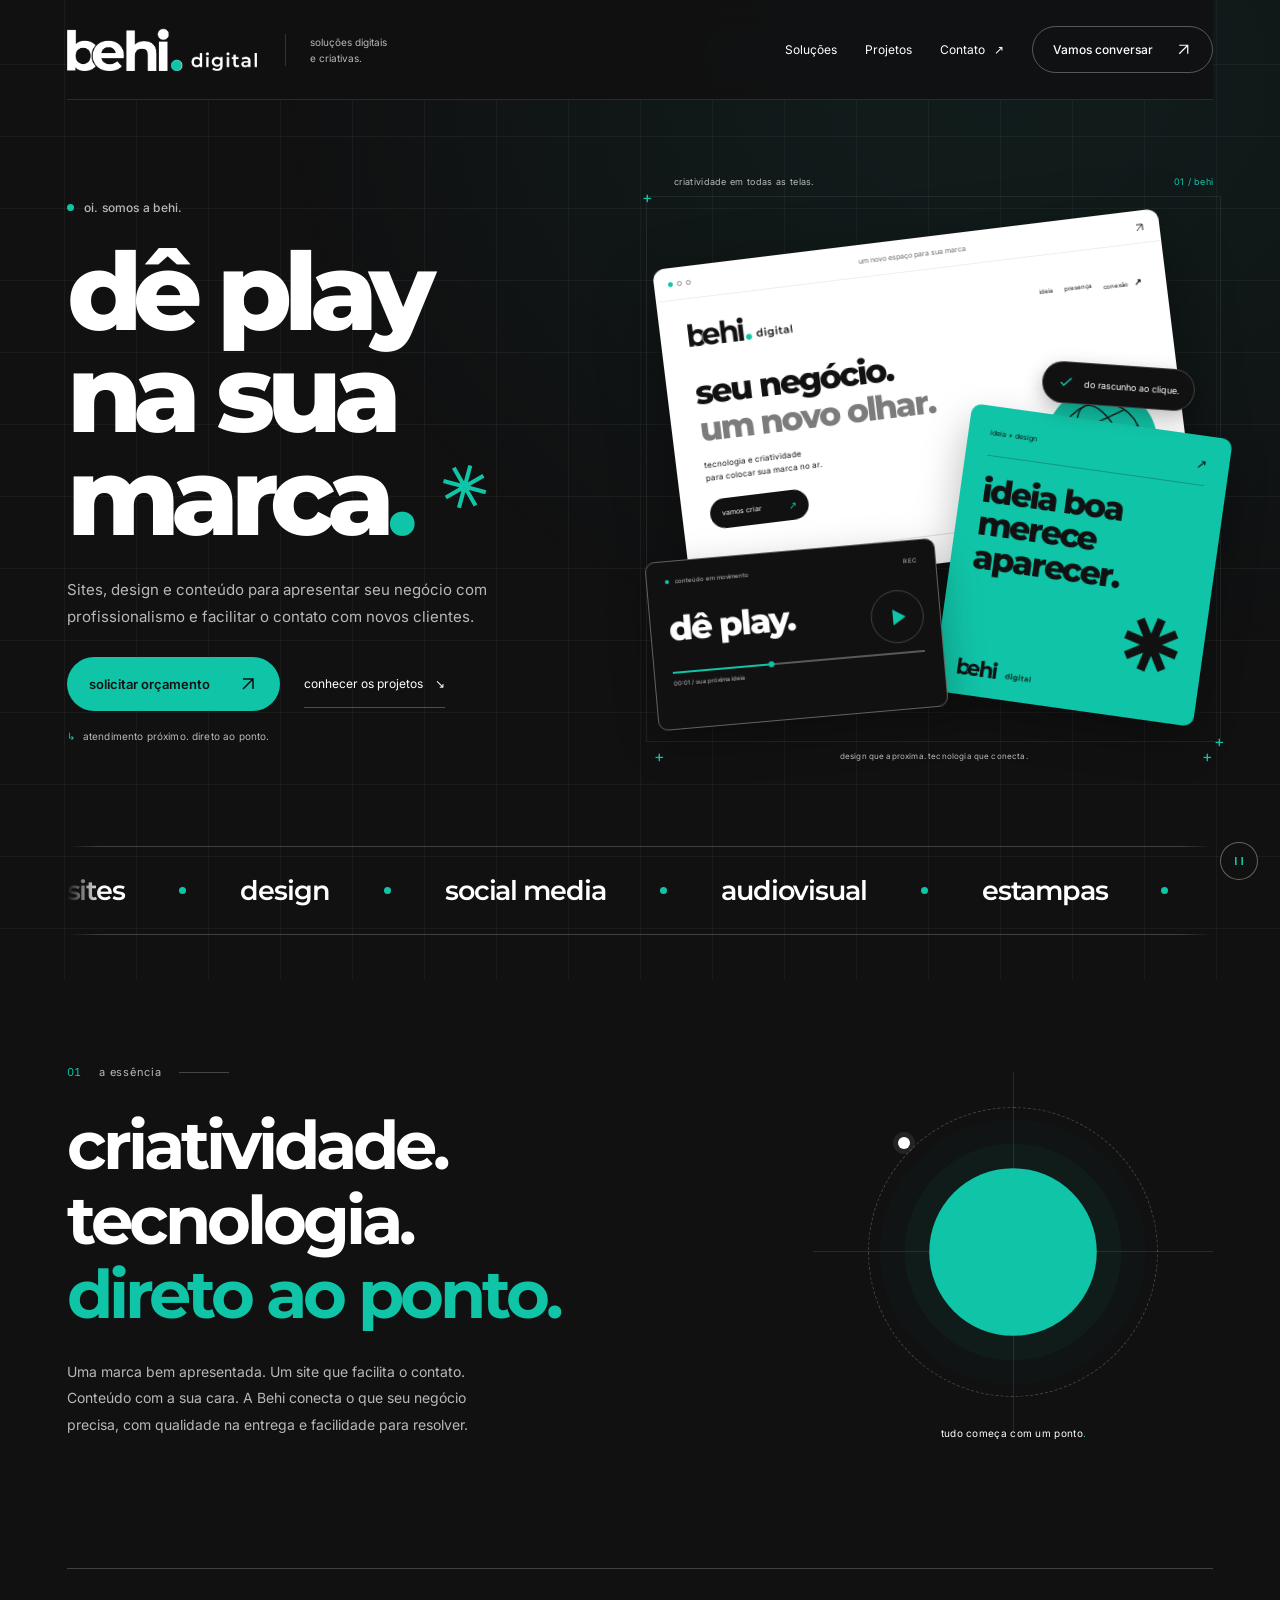
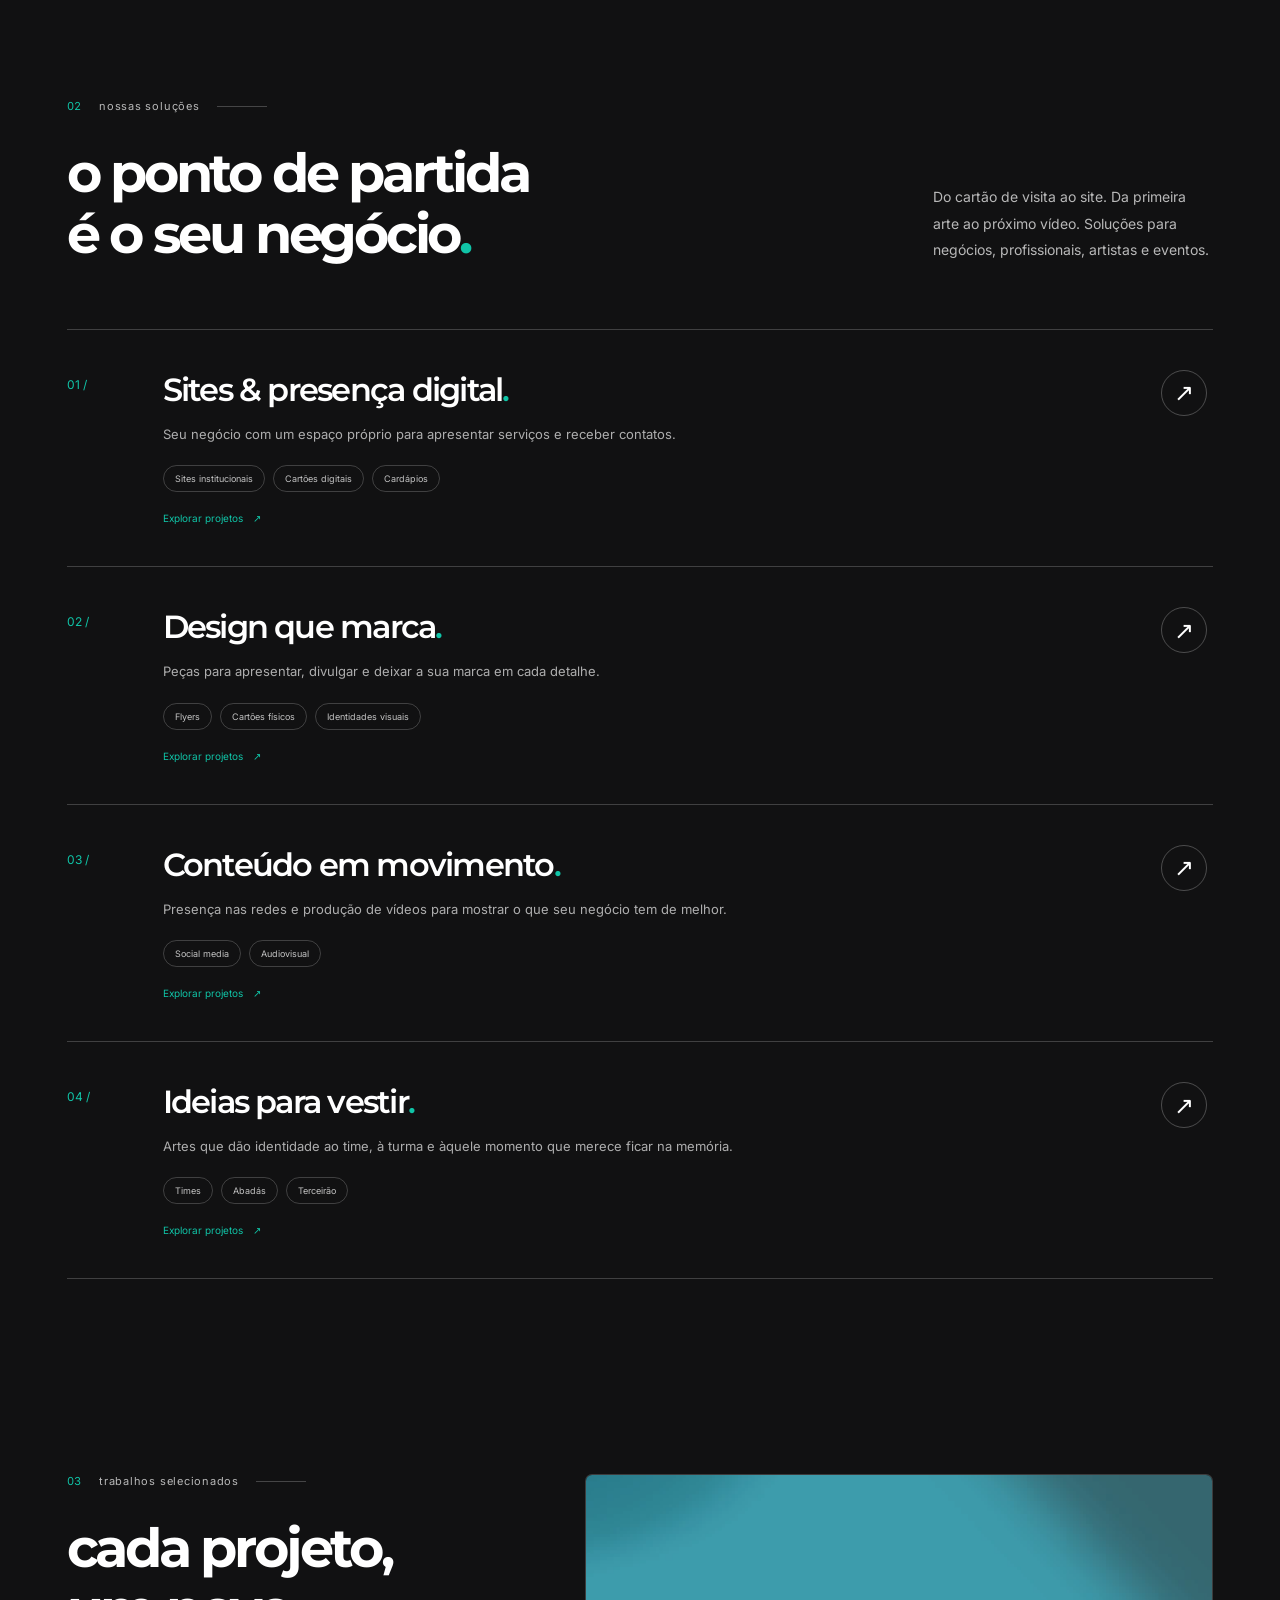
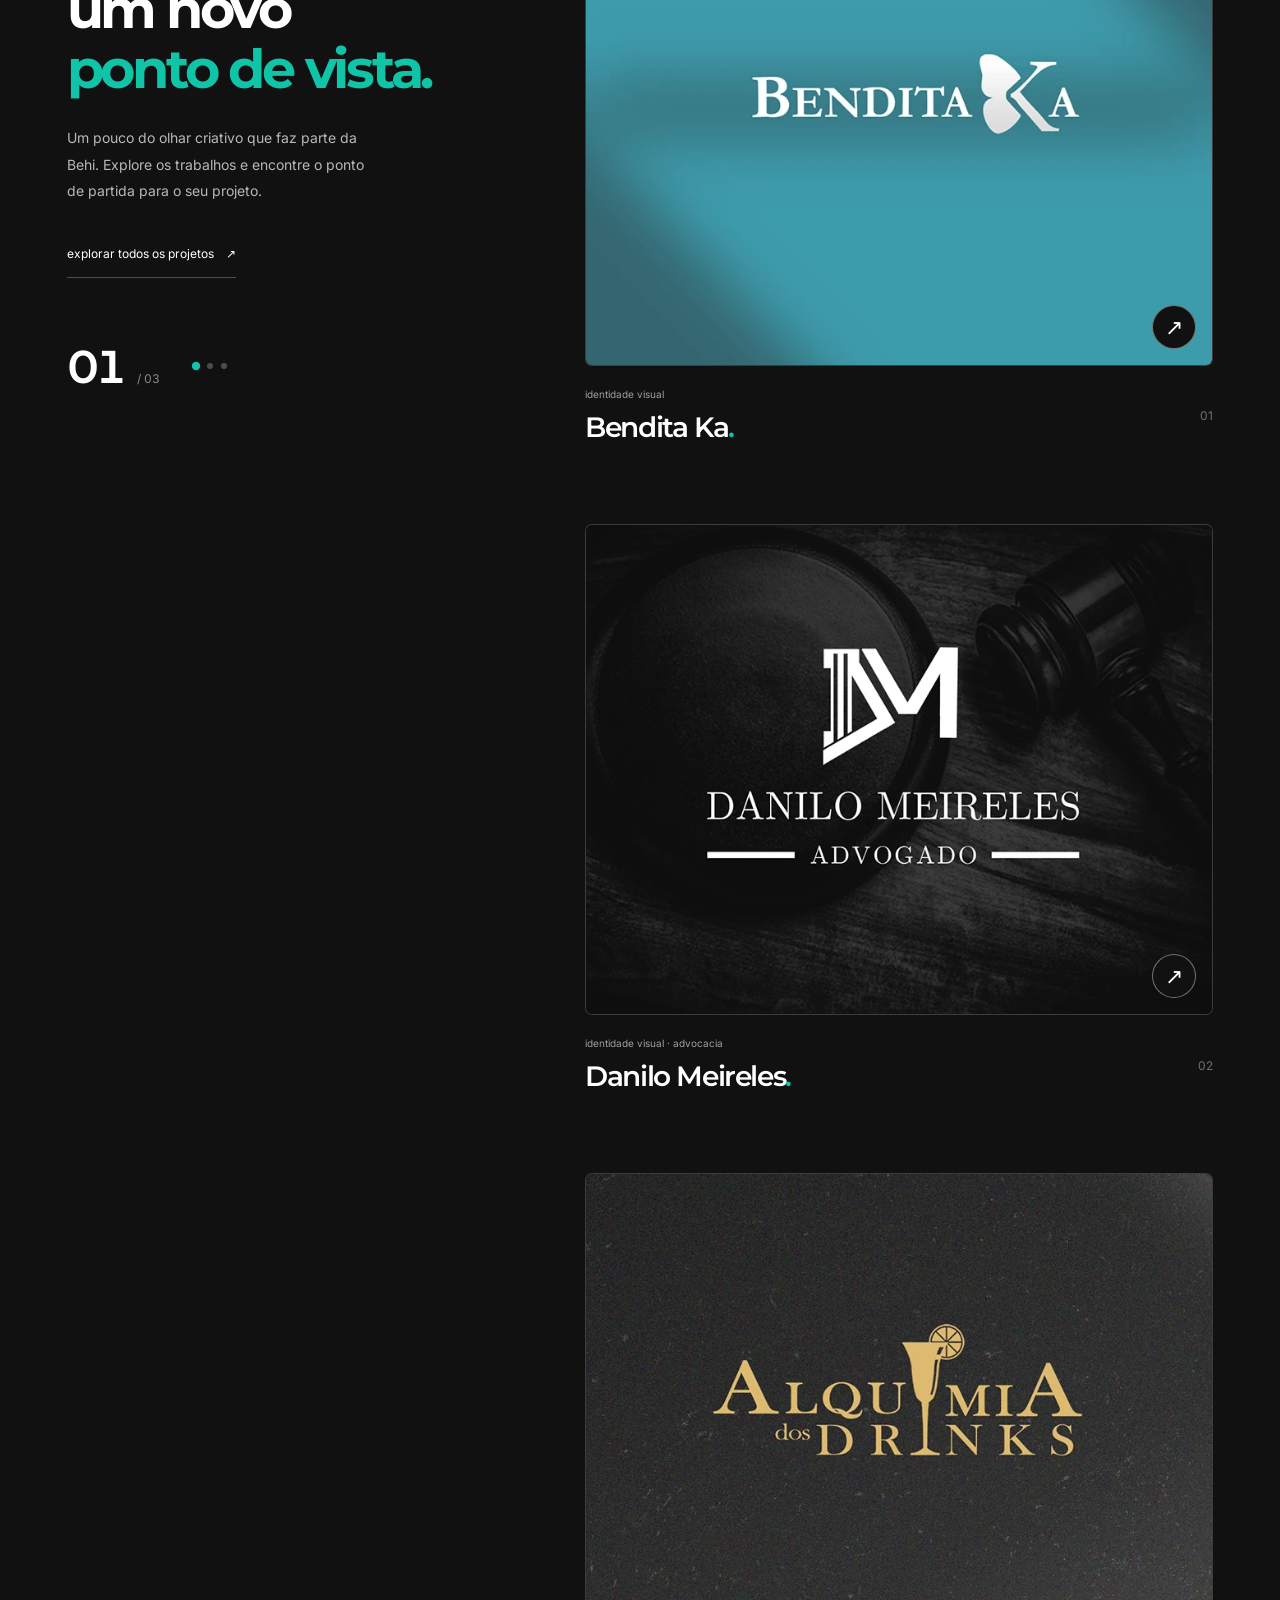
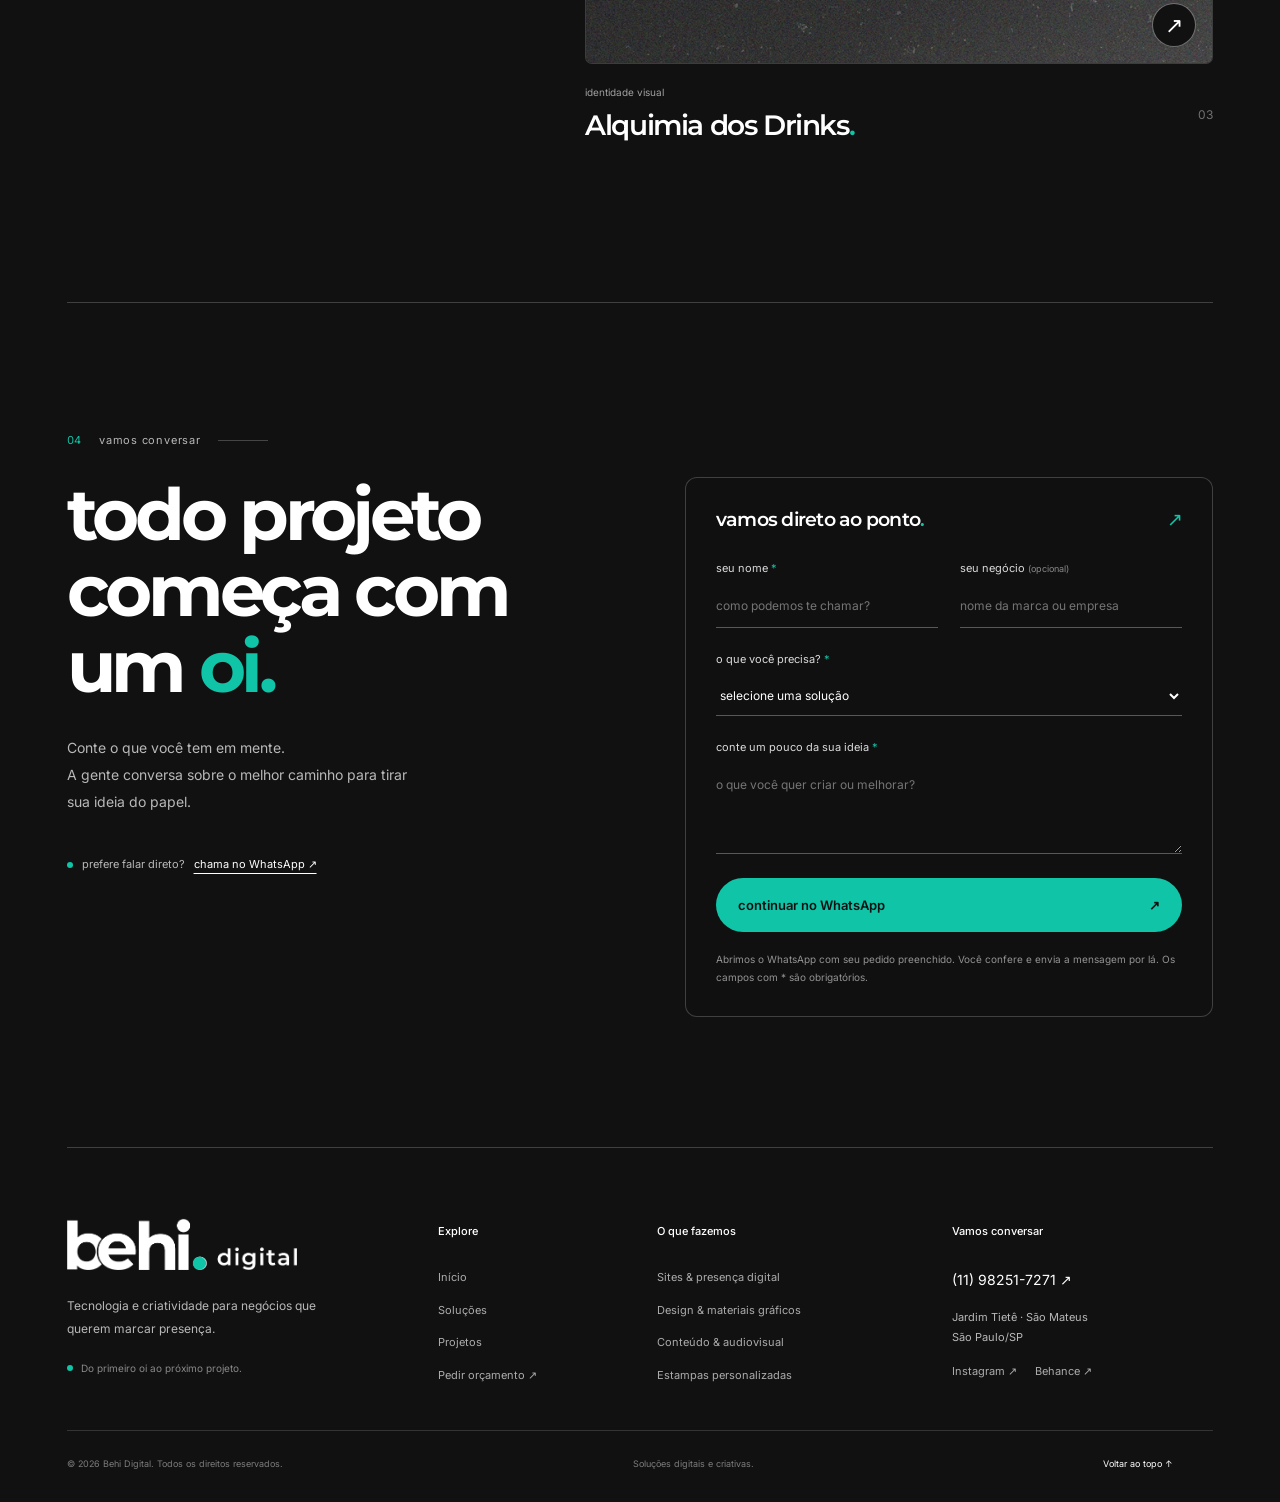
<file: index.html>
<!doctype html>
<html lang="pt-BR">
<head>
  <meta charset="utf-8">
  <meta name="viewport" content="width=device-width, initial-scale=1">
  <meta name="theme-color" content="#111112">
  <title>Behi — Soluções digitais e criativas</title>
  <meta name="description" content="Sites, design e conteúdo para apresentar seu negócio com profissionalismo. Conheça a Behi, no Jardim Tietê, São Mateus, São Paulo, e solicite seu orçamento.">
  <link rel="canonical" href="https://behi-solucoes-digitais.yellowgrass130.chatgpt.site/">
  <meta property="og:type" content="website">
  <meta property="og:locale" content="pt_BR">
  <meta property="og:title" content="Behi — Dê play na sua marca.">
  <meta property="og:description" content="Tecnologia e criatividade para o seu negócio. Sites, design e conteúdo, com atendimento próximo e cuidado em cada entrega.">
  <meta property="og:url" content="https://behi-solucoes-digitais.yellowgrass130.chatgpt.site/">
  <link rel="icon" type="image/png" href="./assets/destaques-632b198e.png">
  <link rel="preload" href="./fonts/montserrat-800.woff2" as="font" type="font/woff2" crossorigin>
  <link rel="preload" href="./fonts/inter-400.woff2" as="font" type="font/woff2" crossorigin>
  <link rel="stylesheet" href="./fonts.css">
  <link rel="stylesheet" href="./tokens.css">
  <link rel="stylesheet" href="./style.css">
  <link rel="stylesheet" href="./experience.css">
  <link rel="stylesheet" href="./refinements.css">
  <link rel="stylesheet" href="./catalog.css">
</head>
<body>
  <div class="page-grid" aria-hidden="true"></div>
  <div class="scroll-progress" aria-hidden="true"></div>
  <div class="cursor-ring" aria-hidden="true"></div>
  <a class="skip-link" href="#inicio">Ir para o conteúdo</a>
  <div class="site-shell">
    <header class="site-header">
      <a class="brand" href="#inicio" aria-label="Behi Digital — início">
        <span class="logo-horizontal" role="img" aria-label="behi.digital"><img src="./assets/site-cabecalho-d1fed30f.png" alt="" width="1046" height="238" aria-hidden="true"></span>
      </a>
      <span class="brand-descriptor">soluções digitais<br>e criativas.</span>
      <nav class="desktop-nav" aria-label="Navegação principal">
        <a href="#solucoes">Soluções</a>
        <a href="#projetos">Projetos</a>
        <a href="#contato">Contato <span aria-hidden="true">↗</span></a>
      </nav>
      <a class="header-contact whatsapp-link" href="https://wa.me/5511982517271?text=Ol%C3%A1!%20Vim%20pelo%20site%20da%20Behi%20e%20gostaria%20de%20um%20or%C3%A7amento%20para%20meu%20projeto." target="_blank" rel="noopener noreferrer">
        Vamos conversar <svg viewBox="0 0 24 24" fill="none" aria-hidden="true"><path d="M6 18 18 6M6 6h12v12" stroke="currentColor" stroke-width="1.7"/></svg><span class="sr-only"> pelo WhatsApp (abre em nova aba)</span>
      </a>
      <button class="menu-toggle" aria-expanded="false" aria-controls="mobile-menu" aria-label="Abrir menu"><span></span><span></span></button>
      <nav id="mobile-menu" class="mobile-menu" aria-label="Navegação móvel" hidden>
        <a href="#solucoes">Soluções <span aria-hidden="true">↘</span></a>
        <a href="#projetos">Projetos <span aria-hidden="true">↘</span></a>
        <a class="whatsapp-link" href="https://wa.me/5511982517271?text=Ol%C3%A1!%20Vim%20pelo%20site%20da%20Behi%20e%20gostaria%20de%20um%20or%C3%A7amento%20para%20meu%20projeto." target="_blank" rel="noopener noreferrer">Pedir um orçamento <span aria-hidden="true">↗</span></a>
      </nav>
    </header>

    <main id="inicio">
      <section class="hero" aria-labelledby="hero-title">
        <div class="hero-copy">
          <p class="eyebrow"><span class="little-dot" aria-hidden="true"></span> oi. somos a behi.</p>
          <h1 id="hero-title">dê play<br>na sua<br><span class="headline-last">marca<span class="accent">.</span><svg class="headline-spark" viewBox="0 0 80 80" fill="none" aria-hidden="true"><path d="M40 3v74M3 40h74M14 14l52 52M14 66l52-52" stroke="currentColor" stroke-width="7"/></svg></span></h1>
          <p class="hero-description">Sites, design e conteúdo para apresentar seu negócio com profissionalismo e facilitar o contato com novos clientes.</p>
          <div class="hero-actions">
            <a class="button button-primary whatsapp-link" href="https://wa.me/5511982517271?text=Ol%C3%A1!%20Vim%20pelo%20site%20da%20Behi%20e%20gostaria%20de%20um%20or%C3%A7amento%20para%20meu%20projeto." target="_blank" rel="noopener noreferrer">
              solicitar orçamento
              <svg viewBox="0 0 24 24" fill="none" aria-hidden="true"><path d="M6 18 18 6M6 6h12v12" stroke="currentColor" stroke-width="1.8"/></svg>
              <span class="sr-only"> pelo WhatsApp (abre em nova aba)</span>
            </a>
            <a class="work-link" href="#projetos">conhecer os projetos <span aria-hidden="true">↘</span></a>
          </div>
          <p class="contact-note"><span aria-hidden="true">↳</span> atendimento próximo. direto ao ponto.</p>
        </div>

        <div class="hero-art" role="img" aria-label="Composição da identidade Behi com exemplos visuais de site, design e conteúdo da própria marca.">
          <div class="art-grid" aria-hidden="true"></div>
          <div class="art-topline" aria-hidden="true"><span>criatividade em todas as telas.</span><span>01 / behi</span></div>

          <div class="browser-card" aria-hidden="true">
            <div class="browser-bar"><span class="window-dots"><i></i><i></i><i></i></span><span>um novo espaço para sua marca</span><svg viewBox="0 0 16 16" fill="none"><path d="M4 12 12 4M4 4h8v8" stroke="currentColor" stroke-width="1.2"/></svg></div>
            <div class="browser-body">
              <img src="./assets/site-cabecalho-d1fed30f.png" alt="" width="1046" height="238">
              <div class="browser-mini-nav"><span>ideia</span><span>presença</span><span>conexão <b>↗</b></span></div>
              <div class="browser-heading">seu negócio.<br><span>um novo olhar.</span></div>
              <div class="browser-caption">tecnologia e criatividade<br>para colocar sua marca no ar.</div>
              <span class="browser-mini-button">vamos criar <span>↗</span></span>
              <div class="browser-orbit"><svg viewBox="0 0 100 100" fill="none"><circle cx="50" cy="50" r="36" stroke="currentColor" stroke-width="1.2"/><ellipse cx="50" cy="50" rx="17" ry="36" stroke="currentColor" stroke-width="1.2"/><path d="M14 50h72M20 32h60M20 68h60" stroke="currentColor" stroke-width="1.2"/></svg></div>
              <div class="browser-bottom"><span>feito para conectar.</span><span>behi. digital</span></div>
            </div>
          </div>

          <div class="poster-card" aria-hidden="true">
            <div class="poster-label"><span>ideia + design</span><span>↗</span></div>
            <p>ideia boa<br>merece<br><span>aparecer.</span></p>
            <svg class="poster-asterisk" viewBox="0 0 100 100" fill="none"><path d="M50 8v84M8 50h84M20 20l60 60M20 80l60-60" stroke="currentColor" stroke-width="13"/></svg>
            <img src="./assets/site-cabecalho-d1fed30f.png" alt="" width="1046" height="238">
          </div>

          <div class="content-card" aria-hidden="true">
            <div class="content-top"><span class="content-status"></span><span>conteúdo em movimento</span><span>REC</span></div>
            <div class="content-play"><svg viewBox="0 0 40 40"><path d="m15 10 16 10-16 10V10Z" fill="currentColor"/></svg></div>
            <span class="content-title">dê play.</span>
            <div class="content-timeline"><i></i><span>00:01 / sua próxima ideia</span></div>
          </div>

          <div class="art-sticker" aria-hidden="true"><svg viewBox="0 0 24 24" fill="none"><path d="m5 12 4 4L19 6" stroke="currentColor" stroke-width="1.8"/></svg> do rascunho ao clique.</div>
          <div class="art-bottomline" aria-hidden="true"><span class="cross">+</span><span>design que aproxima. tecnologia que conecta.</span><span class="cross">+</span></div>
        </div>
      </section>

      <div class="service-strip" aria-label="Áreas de atuação: sites, design, social media, audiovisual e estampas">
        <div class="ticker-track" aria-hidden="true">
          <div class="ticker-group"><span>sites<i></i></span><span>design<i></i></span><span>social media<i></i></span><span>audiovisual<i></i></span><span>estampas<i></i></span></div>
          <div class="ticker-group"><span>sites<i></i></span><span>design<i></i></span><span>social media<i></i></span><span>audiovisual<i></i></span><span>estampas<i></i></span></div>
        </div>
      </div>

      <section class="point-story section-space" aria-labelledby="point-title">
        <div class="point-copy">
          <p class="section-label reveal"><span>01</span> a essência</p>
          <h2 id="point-title" class="reveal">criatividade.<br>tecnologia.<br><span class="accent">direto ao ponto.</span></h2>
          <p class="section-description reveal">Uma marca bem apresentada. Um site que facilita o contato. Conteúdo com a sua cara. A Behi conecta o que seu negócio precisa, com qualidade na entrega e facilidade para resolver.</p>
        </div>
        <div class="point-visual" aria-hidden="true">
          <div class="point-orbit"><span class="orbit-dot"></span></div>
          <div class="point-core"><span>.</span></div>
          <span class="point-caption">tudo começa com um ponto<span class="accent">.</span></span>
          <span class="point-axis point-axis-x"></span><span class="point-axis point-axis-y"></span>
        </div>
      </section>

      <section id="solucoes" class="solutions section-space" aria-labelledby="solutions-title">
        <div class="section-heading">
          <div><p class="section-label reveal"><span>02</span> nossas soluções</p><h2 id="solutions-title" class="reveal">o ponto de partida<br>é o seu negócio<span class="accent">.</span></h2></div>
          <p class="section-description reveal">Do cartão de visita ao site. Da primeira arte ao próximo vídeo. Soluções para negócios, profissionais, artistas e eventos.</p>
        </div>
        <div class="solution-list">
          <article class="solution-row reveal">
            <span class="solution-number">01 /</span><div class="solution-content"><h3><a href="./projetos.html?tipo=sites">Sites & presença digital<span>.</span></a></h3><p>Seu negócio com um espaço próprio para apresentar serviços e receber contatos.</p><div class="solution-tags"><a href="./projetos.html?tipo=sites">Sites institucionais</a><a href="./projetos.html?tipo=cartoes-digitais">Cartões digitais</a><a href="./projetos.html?tipo=cardapios">Cardápios</a></div><a class="solution-browse" href="./projetos.html?tipo=sites">Explorar projetos <span aria-hidden="true">↗</span></a></div><a class="solution-arrow" href="./projetos.html?tipo=sites" aria-label="Explorar projetos desta solução">↗</a>
          </article>
          <article class="solution-row reveal">
            <span class="solution-number">02 /</span><div class="solution-content"><h3><a href="./projetos.html?tipo=design">Design que marca<span>.</span></a></h3><p>Peças para apresentar, divulgar e deixar a sua marca em cada detalhe.</p><div class="solution-tags"><a href="./projetos.html?tipo=flyers">Flyers</a><a href="./projetos.html?tipo=cartoes">Cartões físicos</a><a href="./projetos.html?tipo=identidades">Identidades visuais</a></div><a class="solution-browse" href="./projetos.html?tipo=design">Explorar projetos <span aria-hidden="true">↗</span></a></div><a class="solution-arrow" href="./projetos.html?tipo=design" aria-label="Explorar projetos desta solução">↗</a>
          </article>
          <article class="solution-row reveal">
            <span class="solution-number">03 /</span><div class="solution-content"><h3><a href="./projetos.html?tipo=conteudo">Conteúdo em movimento<span>.</span></a></h3><p>Presença nas redes e produção de vídeos para mostrar o que seu negócio tem de melhor.</p><div class="solution-tags"><a href="./projetos.html?tipo=social">Social media</a><a href="./projetos.html?tipo=audiovisual">Audiovisual</a></div><a class="solution-browse" href="./projetos.html?tipo=conteudo">Explorar projetos <span aria-hidden="true">↗</span></a></div><a class="solution-arrow" href="./projetos.html?tipo=conteudo" aria-label="Explorar projetos desta solução">↗</a>
          </article>
          <article class="solution-row reveal">
            <span class="solution-number">04 /</span><div class="solution-content"><h3><a href="./projetos.html?tipo=camisetas">Ideias para vestir<span>.</span></a></h3><p>Artes que dão identidade ao time, à turma e àquele momento que merece ficar na memória.</p><div class="solution-tags"><a href="./projetos.html?tipo=camisetas">Times</a><a href="./projetos.html?tipo=camisetas">Abadás</a><a href="./projetos.html?tipo=camisetas">Terceirão</a></div><a class="solution-browse" href="./projetos.html?tipo=camisetas">Explorar projetos <span aria-hidden="true">↗</span></a></div><a class="solution-arrow" href="./projetos.html?tipo=camisetas" aria-label="Explorar projetos desta solução">↗</a>
          </article>
        </div>
      </section>

      <section id="projetos" class="projects section-space" aria-labelledby="projects-title">
        <div class="projects-intro">
          <p class="section-label reveal"><span>03</span> trabalhos selecionados</p>
          <h2 id="projects-title" class="reveal">cada projeto,<br>um novo<br> <span class="accent">ponto de vista.</span></h2>
          <p class="section-description reveal">Um pouco do olhar criativo que faz parte da Behi. Explore os trabalhos e encontre o ponto de partida para o seu projeto.</p>
          <a class="work-link reveal" href="./projetos.html">explorar todos os projetos <span aria-hidden="true">↗</span></a>
          <div class="project-counter" aria-hidden="true"><span id="project-current">01</span><span>/ 03</span><div class="project-counter-dots"><i class="is-active"></i><i></i><i></i></div></div>
        </div>
        <ol class="project-list">
          <li class="project-item reveal" data-project="1">
            <a href="https://www.behance.net/gallery/223162437/Identidade-Visual-Bendita-Ka" target="_blank" rel="noopener noreferrer" class="project-link">
              <div class="project-media"><img src="./assets/projeto-bendita-ka.webp" alt="Identidade visual Bendita Ka, com assinatura branca sobre fundo azul esverdeado." width="808" height="632" loading="lazy" decoding="async"><span class="project-open" aria-hidden="true">ver projeto ↗</span><span class="project-corner" aria-hidden="true">↗</span></div>
              <div class="project-meta"><div><span class="project-kind">identidade visual</span><h3>Bendita Ka<span class="accent">.</span></h3></div><span class="project-index" aria-hidden="true">01</span></div><span class="sr-only"> Ver projeto no Behance, abre em nova aba.</span>
            </a>
          </li>
          <li class="project-item reveal" data-project="2">
            <a href="https://www.behance.net/gallery/222918263/Identidade-Visual-Danilo-Meireles-Advogado" target="_blank" rel="noopener noreferrer" class="project-link">
              <div class="project-media"><img src="./assets/projeto-danilo-meireles.webp" alt="Monograma DM e assinatura Danilo Meireles Advogado em branco sobre composição escura." width="808" height="632" loading="lazy" decoding="async"><span class="project-open" aria-hidden="true">ver projeto ↗</span><span class="project-corner" aria-hidden="true">↗</span></div>
              <div class="project-meta"><div><span class="project-kind">identidade visual · advocacia</span><h3>Danilo Meireles<span class="accent">.</span></h3></div><span class="project-index" aria-hidden="true">02</span></div><span class="sr-only"> Ver projeto no Behance, abre em nova aba.</span>
            </a>
          </li>
          <li class="project-item reveal" data-project="3">
            <a href="https://www.behance.net/gallery/218591045/Identidade-Visual-Alquimia-dos-Drinks" target="_blank" rel="noopener noreferrer" class="project-link">
              <div class="project-media"><img src="./assets/projeto-alquimia-drinks.webp" alt="Apresentação da identidade visual Alquimia dos Drinks." width="808" height="632" loading="lazy" decoding="async"><span class="project-open" aria-hidden="true">ver projeto ↗</span><span class="project-corner" aria-hidden="true">↗</span></div>
              <div class="project-meta"><div><span class="project-kind">identidade visual</span><h3>Alquimia dos Drinks<span class="accent">.</span></h3></div><span class="project-index" aria-hidden="true">03</span></div><span class="sr-only"> Ver projeto no Behance, abre em nova aba.</span>
            </a>
          </li>
        </ol>
      </section>

      <section id="contato" class="contact-section section-space" aria-labelledby="contact-title">
        <p class="section-label reveal"><span>04</span> vamos conversar</p>
        <div class="contact-layout">
          <div class="contact-intro"><h2 id="contact-title" class="reveal">todo projeto<br>começa com<br>um <span class="accent">oi.</span></h2><p class="section-description reveal">Conte o que você tem em mente.<br>A gente conversa sobre o melhor caminho para tirar sua ideia do papel.</p><a class="contact-direct reveal" href="https://wa.me/5511982517271" target="_blank" rel="noopener noreferrer"><span class="contact-dot" aria-hidden="true"></span> prefere falar direto? <span>chama no WhatsApp ↗</span></a></div>
          <form id="quote-form" class="quote-form reveal" action="https://wa.me/5511982517271" method="get" hidden>
            <input type="hidden" name="text" id="quote-message" value="Olá! Vim pelo site da Behi e gostaria de um orçamento.">
            <div class="form-heading"><span>vamos direto ao ponto<span class="accent">.</span></span><span aria-hidden="true">↗</span></div>
            <div class="form-pair"><div class="form-field"><label for="quote-name">seu nome <span aria-hidden="true">*</span></label><input id="quote-name" autocomplete="name" placeholder="como podemos te chamar?" required maxlength="80"></div><div class="form-field"><label for="quote-business">seu negócio <span class="optional">(opcional)</span></label><input id="quote-business" autocomplete="organization" placeholder="nome da marca ou empresa" maxlength="100"></div></div>
            <div class="form-field"><label for="quote-service">o que você precisa? <span aria-hidden="true">*</span></label><select id="quote-service" required><option value="" disabled selected>selecione uma solução</option><option>Site ou landing page</option><option>Identidade visual</option><option>Flyers e materiais gráficos</option><option>Estampas e camisetas</option><option>Social media</option><option>Produção de vídeo</option><option>Outro projeto</option></select></div>
            <div class="form-field"><label for="quote-idea">conte um pouco da sua ideia <span aria-hidden="true">*</span></label><textarea id="quote-idea" placeholder="o que você quer criar ou melhorar?" required minlength="10" maxlength="1500" rows="3"></textarea></div>
            <button class="button button-primary form-submit" type="submit">continuar no WhatsApp <span aria-hidden="true">↗</span></button>
            <p class="form-note">Abrimos o WhatsApp com seu pedido preenchido. Você confere e envia a mensagem por lá. Os campos com * são obrigatórios.</p>
            <p id="quote-status" class="form-status" role="status" hidden>Seu pedido foi preparado. Confira e envie a mensagem no WhatsApp.</p>
          </form>
          <noscript><p>Para pedir um orçamento, <a class="work-link" href="https://wa.me/5511982517271">fale com a Behi pelo WhatsApp ↗</a>.</p></noscript>
        </div>
      </section>
    </main>

    <footer id="rodape" class="site-footer footer-full">
      <div class="footer-top"><div class="footer-about"><a href="#inicio" aria-label="Behi Digital — voltar ao início"><span class="logo-horizontal" role="img" aria-label="behi.digital"><img src="./assets/site-cabecalho-d1fed30f.png" alt="" width="1046" height="238" aria-hidden="true"></span></a><p>Tecnologia e criatividade para negócios que querem marcar presença.</p><span class="footer-signature"><span class="contact-dot" aria-hidden="true"></span> Do primeiro oi ao próximo projeto.</span></div>
      <nav class="footer-column" aria-label="Explore a Behi"><h3>Explore</h3><a href="#inicio">Início</a><a href="#solucoes">Soluções</a><a href="./projetos.html">Projetos</a><a href="#contato">Pedir orçamento ↗</a></nav>
      <nav class="footer-column" aria-label="Soluções da Behi"><h3>O que fazemos</h3><a href="./projetos.html?tipo=sites">Sites & presença digital</a><a href="./projetos.html?tipo=design">Design & materiais gráficos</a><a href="./projetos.html?tipo=conteudo">Conteúdo & audiovisual</a><a href="./projetos.html?tipo=camisetas">Estampas personalizadas</a></nav>
      <div class="footer-column footer-contact"><h3>Vamos conversar</h3><a class="footer-phone" href="https://wa.me/5511982517271" target="_blank" rel="noopener noreferrer">(11) 98251-7271 ↗</a><p>Jardim Tietê · São Mateus<br>São Paulo/SP</p><div class="footer-socials"><a href="https://www.instagram.com/behidigital/" target="_blank" rel="noopener noreferrer">Instagram ↗</a><a href="https://www.behance.net/brenobotelho1" target="_blank" rel="noopener noreferrer">Behance ↗</a></div></div></div>
      <div class="footer-bottom"><span>© <span data-current-year>2026</span> Behi Digital. Todos os direitos reservados.</span><span>Soluções digitais e criativas.</span><a href="#inicio">Voltar ao topo ↑</a></div>
    </footer>
  </div>
  <button class="motion-toggle" aria-label="Pausar movimentos" aria-pressed="false" title="Pausar movimentos" hidden><svg class="pause-icon" viewBox="0 0 20 20" aria-hidden="true"><path d="M6 5v10M14 5v10" stroke="currentColor" stroke-width="2"/></svg><svg class="play-icon" viewBox="0 0 20 20" aria-hidden="true"><path d="m7 4 9 6-9 6V4Z" fill="currentColor"/></svg></button>
  <script src="./script.js" defer></script>
  <script src="./contact.js" defer></script>
</body>
</html>
</file>
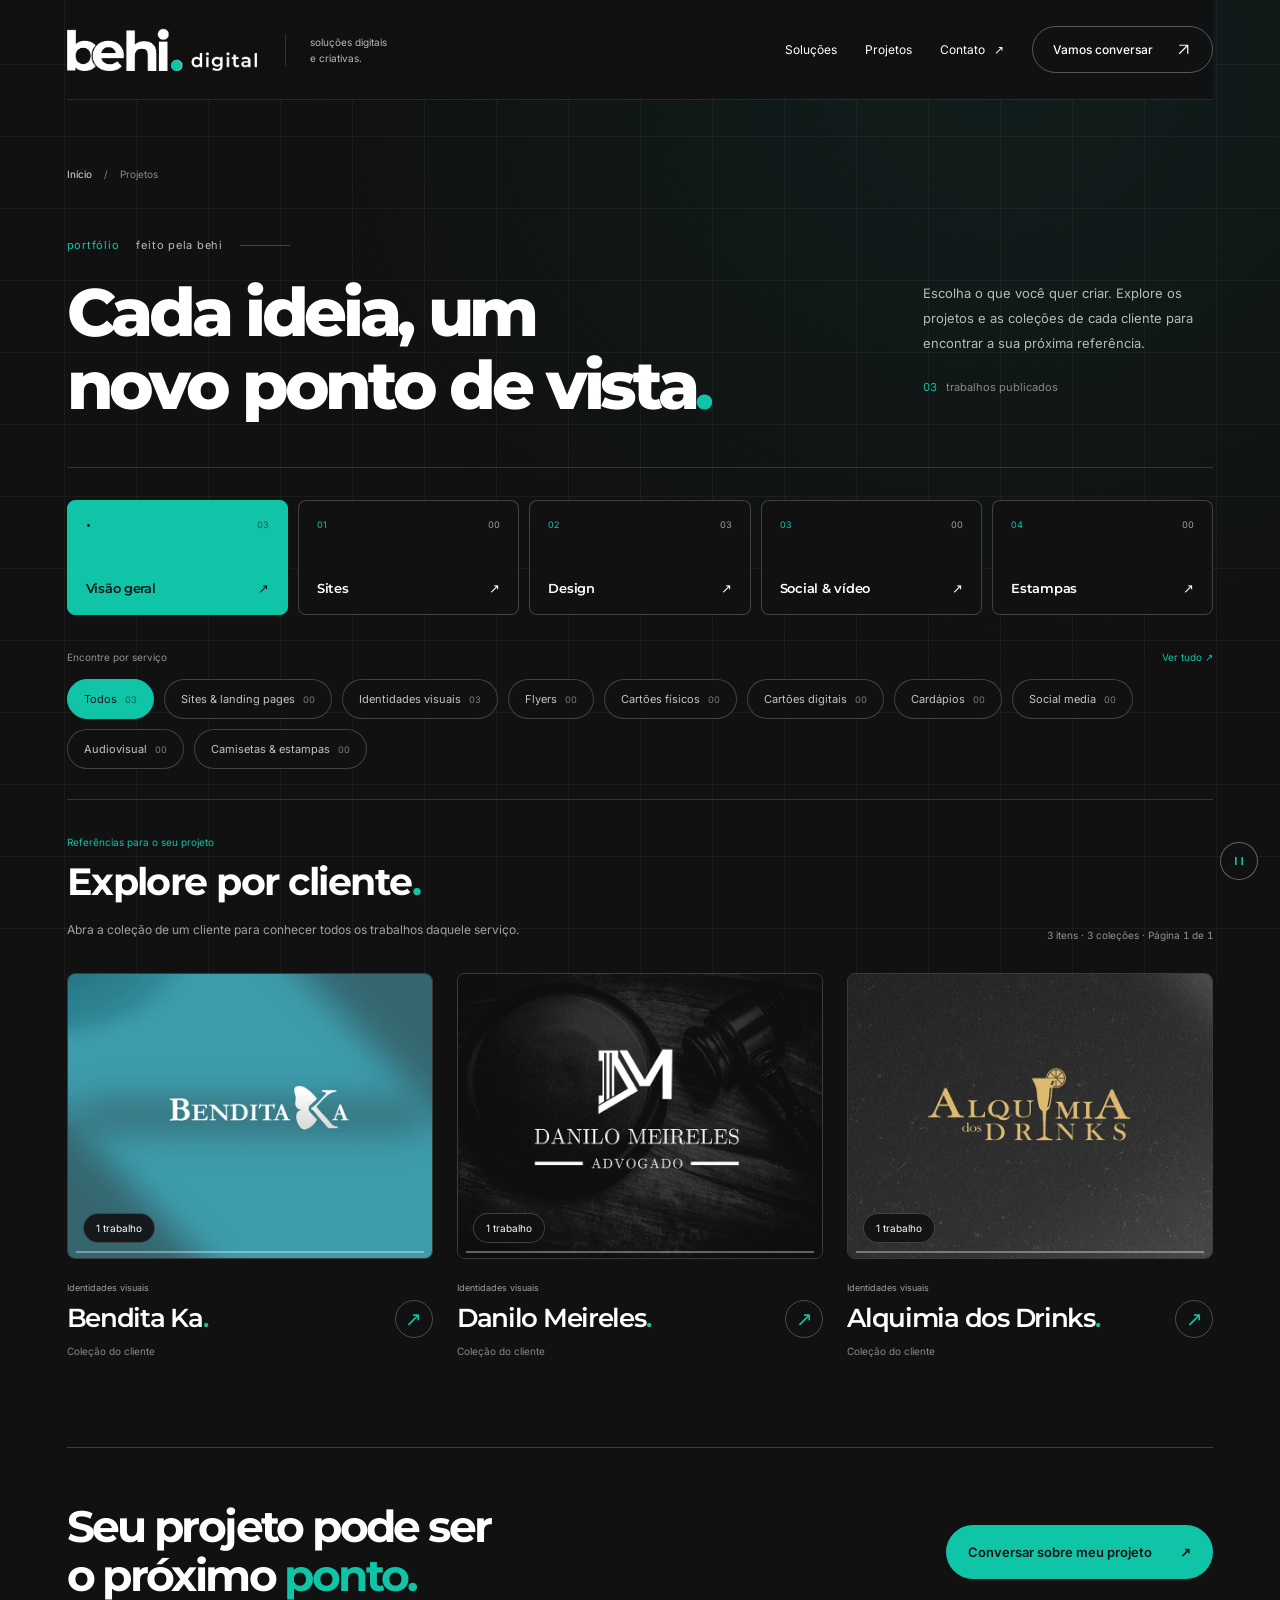
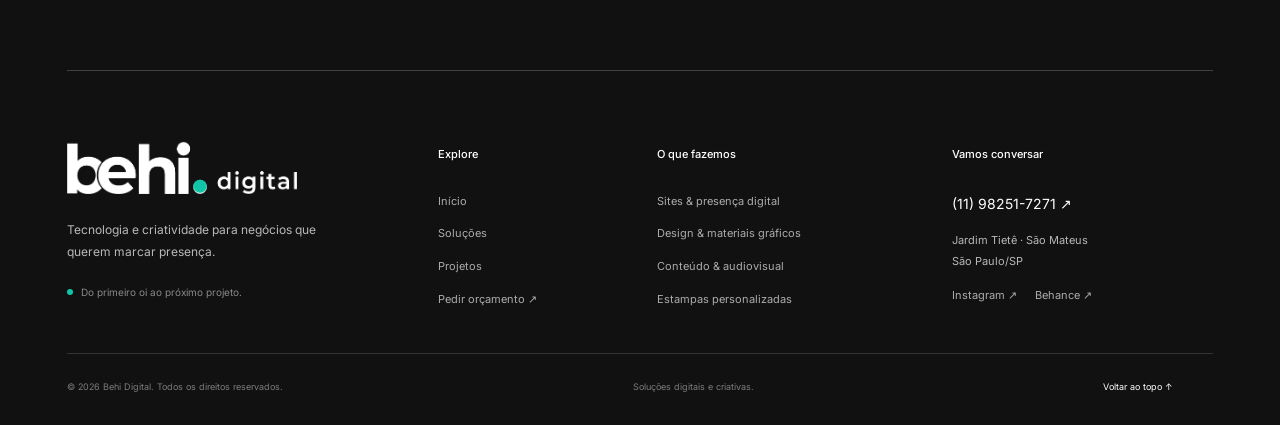
<file: projetos.html>
<!doctype html>
<html lang="pt-BR">
<head>
  <meta charset="utf-8">
  <meta name="viewport" content="width=device-width, initial-scale=1">
  <meta name="theme-color" content="#111112">
  <title>Projetos — Behi Digital</title>
  <meta name="description" content="Explore os projetos da Behi por categoria: identidades visuais, camisetas, flyers, sites e conteúdo. Conheça os trabalhos e peça seu orçamento.">
  <link rel="canonical" href="https://behi-solucoes-digitais.yellowgrass130.chatgpt.site/projetos.html">
  <meta property="og:type" content="website">
  <meta property="og:locale" content="pt_BR">
  <meta property="og:title" content="Projetos — Behi Digital">
  <meta property="og:description" content="Tecnologia e criatividade para o seu negócio. Sites, design e conteúdo, com atendimento próximo e cuidado em cada entrega.">
  <meta property="og:url" content="https://behi-solucoes-digitais.yellowgrass130.chatgpt.site/projetos.html">
  <link rel="icon" type="image/png" href="./assets/destaques-632b198e.png">
  <link rel="preload" href="./fonts/montserrat-800.woff2" as="font" type="font/woff2" crossorigin>
  <link rel="preload" href="./fonts/inter-400.woff2" as="font" type="font/woff2" crossorigin>
  <link rel="stylesheet" href="./fonts.css">
  <link rel="stylesheet" href="./tokens.css">
  <link rel="stylesheet" href="./style.css">
  <link rel="stylesheet" href="./experience.css">
  <link rel="stylesheet" href="./refinements.css">
  <link rel="stylesheet" href="./catalog.css">
</head>
<body><div class="page-grid" aria-hidden="true"></div><div class="scroll-progress" aria-hidden="true"></div><div class="cursor-ring" aria-hidden="true"></div><a class="skip-link" href="#galeria">Ir para os projetos</a><div class="site-shell"><header class="site-header">
      <a class="brand" href="./index.html" aria-label="Behi Digital — início">
        <span class="logo-horizontal" role="img" aria-label="behi.digital"><img src="./assets/site-cabecalho-d1fed30f.png" alt="" width="1046" height="238" aria-hidden="true"></span>
      </a>
      <span class="brand-descriptor">soluções digitais<br>e criativas.</span>
      <nav class="desktop-nav" aria-label="Navegação principal">
        <a href="./index.html#solucoes">Soluções</a>
        <a href="./projetos.html" aria-current="page">Projetos</a>
        <a href="./index.html#contato">Contato <span aria-hidden="true">↗</span></a>
      </nav>
      <a class="header-contact whatsapp-link" href="https://wa.me/5511982517271?text=Ol%C3%A1!%20Vim%20pelo%20site%20da%20Behi%20e%20gostaria%20de%20um%20or%C3%A7amento%20para%20meu%20projeto." target="_blank" rel="noopener noreferrer">
        Vamos conversar <svg viewBox="0 0 24 24" fill="none" aria-hidden="true"><path d="M6 18 18 6M6 6h12v12" stroke="currentColor" stroke-width="1.7"/></svg><span class="sr-only"> pelo WhatsApp (abre em nova aba)</span>
      </a>
      <button class="menu-toggle" aria-expanded="false" aria-controls="mobile-menu" aria-label="Abrir menu"><span></span><span></span></button>
      <nav id="mobile-menu" class="mobile-menu" aria-label="Navegação móvel" hidden>
        <a href="./index.html#solucoes">Soluções <span aria-hidden="true">↘</span></a>
        <a href="./projetos.html" aria-current="page">Projetos <span aria-hidden="true">↘</span></a>
        <a class="whatsapp-link" href="https://wa.me/5511982517271?text=Ol%C3%A1!%20Vim%20pelo%20site%20da%20Behi%20e%20gostaria%20de%20um%20or%C3%A7amento%20para%20meu%20projeto." target="_blank" rel="noopener noreferrer">Pedir um orçamento <span aria-hidden="true">↗</span></a>
      </nav>
    </header>
    <main id="galeria" class="gallery-main">
      <nav id="gallery-breadcrumbs" class="breadcrumbs" aria-label="Caminho da página"><a href="./index.html">Início</a><span aria-hidden="true">/</span><span aria-current="page">Projetos</span></nav>
      <div class="gallery-heading"><div><p class="section-label"><span>Portfólio</span> Feito pela Behi</p><h1 id="gallery-title">Cada ideia, um novo<br>ponto de vista<span class="accent">.</span></h1></div><div><p id="gallery-description" class="section-description">Escolha o que você quer criar. Explore os projetos e as coleções de cada cliente para encontrar a sua próxima referência.</p><p class="gallery-total"><span id="gallery-total">03</span> trabalhos publicados</p></div></div>
      <nav id="gallery-services" class="catalog-services" aria-label="Escolher área de atuação"></nav>
      <div class="catalog-filter-heading"><span>Encontre por serviço</span><a id="gallery-overview" href="./projetos.html">Ver tudo <span aria-hidden="true">↗</span></a></div>
      <nav id="gallery-filters" class="gallery-filters" aria-label="Filtrar projetos por serviço"></nav>
      <section id="gallery-results" class="gallery-results" aria-labelledby="gallery-context-title">
        <div class="catalog-context"><div><p id="gallery-context-label" class="catalog-eyebrow">Explore o portfólio</p><h2 id="gallery-context-title">Projetos & coleções<span class="accent">.</span></h2><p id="gallery-context-description">As coleções reúnem os trabalhos de cada cliente. Abra uma delas para ver as peças.</p></div><p id="gallery-status" class="gallery-status" role="status" aria-live="polite"></p></div>
        <a id="gallery-back" class="catalog-back work-link" href="./projetos.html" hidden>← Voltar para os clientes</a>
        <ul id="gallery-list" class="gallery-grid" aria-label="Projetos e coleções de clientes"></ul>
        <div id="gallery-empty" class="gallery-empty" hidden><span class="catalog-empty-dot" aria-hidden="true"></span><p class="catalog-eyebrow">Portfólio em atualização</p><h2 id="gallery-empty-title">Novos projetos chegam por aqui<span class="accent">.</span></h2><p>Os trabalhos desta categoria ainda não foram adicionados ao site. Você já pode conversar com a Behi sobre o que deseja criar.</p><div class="catalog-empty-actions"><a id="gallery-empty-quote" class="button button-primary" href="https://wa.me/5511982517271" target="_blank" rel="noopener noreferrer">Pedir orçamento <span aria-hidden="true">↗</span></a><a class="work-link" href="./projetos.html">Conhecer outros trabalhos ↗</a></div></div>
        <nav id="gallery-pagination" class="gallery-pagination" aria-label="Paginação dos projetos"></nav>
      </section>
      <noscript><p>Conheça os projetos no <a class="work-link" href="https://www.behance.net/brenobotelho1">portfólio da Behi no Behance ↗</a>. Ative o JavaScript para filtrar e ampliar os trabalhos nesta página.</p></noscript>
    </main>
    <section class="gallery-cta" aria-labelledby="gallery-cta-title"><h2 id="gallery-cta-title">Seu projeto pode ser<br>o próximo <span class="accent">ponto.</span></h2><a id="gallery-quote" class="button button-primary" href="https://wa.me/5511982517271" target="_blank" rel="noopener noreferrer">Conversar sobre meu projeto <span aria-hidden="true">↗</span></a></section>
    <footer id="rodape" class="site-footer footer-full">
      <div class="footer-top"><div class="footer-about"><a href="./index.html" aria-label="Behi Digital — voltar ao início"><span class="logo-horizontal" role="img" aria-label="behi.digital"><img src="./assets/site-cabecalho-d1fed30f.png" alt="" width="1046" height="238" aria-hidden="true"></span></a><p>Tecnologia e criatividade para negócios que querem marcar presença.</p><span class="footer-signature"><span class="contact-dot" aria-hidden="true"></span> Do primeiro oi ao próximo projeto.</span></div>
      <nav class="footer-column" aria-label="Explore a Behi"><h3>Explore</h3><a href="./index.html">Início</a><a href="./index.html#solucoes">Soluções</a><a href="./projetos.html">Projetos</a><a href="./index.html#contato">Pedir orçamento ↗</a></nav>
      <nav class="footer-column" aria-label="Soluções da Behi"><h3>O que fazemos</h3><a href="./projetos.html?tipo=sites">Sites & presença digital</a><a href="./projetos.html?tipo=design">Design & materiais gráficos</a><a href="./projetos.html?tipo=conteudo">Conteúdo & audiovisual</a><a href="./projetos.html?tipo=camisetas">Estampas personalizadas</a></nav>
      <div class="footer-column footer-contact"><h3>Vamos conversar</h3><a class="footer-phone" href="https://wa.me/5511982517271" target="_blank" rel="noopener noreferrer">(11) 98251-7271 ↗</a><p>Jardim Tietê · São Mateus<br>São Paulo/SP</p><div class="footer-socials"><a href="https://www.instagram.com/behidigital/" target="_blank" rel="noopener noreferrer">Instagram ↗</a><a href="https://www.behance.net/brenobotelho1" target="_blank" rel="noopener noreferrer">Behance ↗</a></div></div></div>
      <div class="footer-bottom"><span>© <span data-current-year>2026</span> Behi Digital. Todos os direitos reservados.</span><span>Soluções digitais e criativas.</span><a href="#galeria">Voltar ao topo ↑</a></div>
    </footer></div>
  <dialog id="project-dialog" class="project-dialog" aria-labelledby="dialog-title" aria-describedby="dialog-description">
    <div class="dialog-header"><span id="dialog-type" class="project-kind"></span><form method="dialog"><button id="dialog-close" class="dialog-close" type="submit" aria-label="Fechar projeto" autofocus>×</button></form></div>
    <figure class="dialog-image"><img id="dialog-image" alt="" width="808" height="632"></figure>
    <div class="dialog-image-nav" id="dialog-image-nav" hidden><button id="dialog-prev" type="button" aria-label="Imagem anterior">←</button><span id="dialog-image-count" role="status"></span><button id="dialog-next" type="button" aria-label="Próxima imagem">→</button></div>
    <div class="dialog-info"><h2 id="dialog-title"></h2><p id="dialog-description"></p><a id="dialog-quote" class="button button-primary" target="_blank" rel="noopener noreferrer">Quero um projeto assim ↗</a><a id="dialog-source" class="work-link" target="_blank" rel="noopener noreferrer" hidden></a></div>
  </dialog>
<button class="motion-toggle" aria-label="Pausar movimentos" aria-pressed="false" title="Pausar movimentos" hidden><svg class="pause-icon" viewBox="0 0 20 20" aria-hidden="true"><path d="M6 5v10M14 5v10" stroke="currentColor" stroke-width="2"/></svg><svg class="play-icon" viewBox="0 0 20 20" aria-hidden="true"><path d="m7 4 9 6-9 6V4Z" fill="currentColor"/></svg></button><script src="./script.js" defer></script><script src="./portfolio-data.js" defer></script><script src="./portfolio-model.js" defer></script><script src="./portfolio.js" defer></script></body></html>
</file>
<file: fonts.css>
@font-face {
  font-family: 'Inter';
  font-style: normal;
  font-weight: 400;
  font-display: swap;
  src: url("./fonts/inter-400.woff2") format('woff2');
  unicode-range: U+0000-00FF, U+0131, U+0152-0153, U+02BB-02BC, U+02C6, U+02DA, U+02DC, U+0304, U+0308, U+0329, U+2000-206F, U+20AC, U+2122, U+2191, U+2193, U+2212, U+2215, U+FEFF, U+FFFD;
}

@font-face {
  font-family: 'Inter';
  font-style: normal;
  font-weight: 500;
  font-display: swap;
  src: url("./fonts/inter-500.woff2") format('woff2');
  unicode-range: U+0000-00FF, U+0131, U+0152-0153, U+02BB-02BC, U+02C6, U+02DA, U+02DC, U+0304, U+0308, U+0329, U+2000-206F, U+20AC, U+2122, U+2191, U+2193, U+2212, U+2215, U+FEFF, U+FFFD;
}

@font-face {
  font-family: 'Inter';
  font-style: normal;
  font-weight: 600;
  font-display: swap;
  src: url("./fonts/inter-600.woff2") format('woff2');
  unicode-range: U+0000-00FF, U+0131, U+0152-0153, U+02BB-02BC, U+02C6, U+02DA, U+02DC, U+0304, U+0308, U+0329, U+2000-206F, U+20AC, U+2122, U+2191, U+2193, U+2212, U+2215, U+FEFF, U+FFFD;
}

@font-face {
  font-family: 'Montserrat';
  font-style: normal;
  font-weight: 600;
  font-display: swap;
  src: url("./fonts/montserrat-600.woff2") format('woff2');
  unicode-range: U+0000-00FF, U+0131, U+0152-0153, U+02BB-02BC, U+02C6, U+02DA, U+02DC, U+0304, U+0308, U+0329, U+2000-206F, U+20AC, U+2122, U+2191, U+2193, U+2212, U+2215, U+FEFF, U+FFFD;
}

@font-face {
  font-family: 'Montserrat';
  font-style: normal;
  font-weight: 700;
  font-display: swap;
  src: url("./fonts/montserrat-700.woff2") format('woff2');
  unicode-range: U+0000-00FF, U+0131, U+0152-0153, U+02BB-02BC, U+02C6, U+02DA, U+02DC, U+0304, U+0308, U+0329, U+2000-206F, U+20AC, U+2122, U+2191, U+2193, U+2212, U+2215, U+FEFF, U+FFFD;
}

@font-face {
  font-family: 'Montserrat';
  font-style: normal;
  font-weight: 800;
  font-display: swap;
  src: url("./fonts/montserrat-800.woff2") format('woff2');
  unicode-range: U+0000-00FF, U+0131, U+0152-0153, U+02BB-02BC, U+02C6, U+02DA, U+02DC, U+0304, U+0308, U+0329, U+2000-206F, U+20AC, U+2122, U+2191, U+2193, U+2212, U+2215, U+FEFF, U+FFFD;
}

@font-face {
  font-family: 'Inter';
  font-style: normal;
  font-weight: 700 900;
  font-display: swap;
  src: url("./fonts/inter-700-900.woff2") format('woff2');
  unicode-range: U+0000-00FF, U+0131, U+0152-0153, U+02BB-02BC, U+02C6, U+02DA, U+02DC, U+0304, U+0308, U+0329, U+2000-206F, U+20AC, U+2122, U+2191, U+2193, U+2212, U+2215, U+FEFF, U+FFFD;
}
</file>
<file: tokens.css>
/* Declared brand values from the supplied Behi Brand Book. */
:root {
  --behi-ink: #111112;
  --behi-graphite: #2a2a2d;
  --behi-bone: #f2efe8;
  --behi-turquoise: #10c4a7;
  --behi-mist: #9a9a94;
  --behi-font-heading: "Montserrat", sans-serif;
  --behi-font-body: "Inter", sans-serif;
}
</file>
<file: style.css>
* { box-sizing: border-box; }
html { scroll-behavior: smooth; }
body { margin: 0; background: var(--behi-ink); color: var(--behi-bone); font-family: var(--behi-font-body); -webkit-font-smoothing: antialiased; }
body::before { content: ""; display: block; height: 4px; background: var(--behi-turquoise); }
a { color: inherit; text-decoration: none; }
button { font: inherit; }
button, a { -webkit-tap-highlight-color: transparent; }
a:focus-visible, button:focus-visible { outline: 2px solid var(--behi-turquoise); outline-offset: 6px; }
::selection { color: var(--behi-ink); background: var(--behi-turquoise); }
[hidden] { display: none !important; }
.sr-only { position: absolute; width: 1px; height: 1px; padding: 0; margin: -1px; overflow: hidden; clip: rect(0, 0, 0, 0); white-space: nowrap; border: 0; }
.skip-link { position: fixed; top: 10px; left: 16px; transform: translateY(-160%); padding: 14px 20px; background: var(--behi-turquoise); color: var(--behi-ink); z-index: 30; }
.skip-link:focus { transform: translateY(0); }
.accent { color: var(--behi-turquoise); }
.site-shell { max-width: 1600px; margin: 0 auto; padding: 0 clamp(24px, 5.2vw, 84px); }
.site-header { min-height: 114px; display: flex; align-items: center; gap: 28px; border-bottom: 1px solid #ffffff1c; position: relative; z-index: 10; }
.brand { display: inline-flex; flex-shrink: 0; }
.brand img { width: 94px; height: auto; display: block; }
.brand-descriptor { border-left: 1px solid #ffffff26; padding-left: 24px; font-size: 11px; line-height: 1.6; color: #c1c0ba; }
.desktop-nav { margin-left: auto; display: flex; align-items: center; gap: 30px; font-size: 12px; }
.desktop-nav a { padding: 12px 0; transition: color .2s; }
.desktop-nav a:hover, .work-link:hover { color: var(--behi-turquoise); }
.desktop-nav a span { margin-left: 6px; }
.header-contact { display: inline-flex; align-items: center; gap: 22px; font-size: 12px; font-weight: 500; border: 1px solid #ffffff4d; padding: 14px 20px; border-radius: 40px; transition: background .2s, border-color .2s, color .2s; }
.header-contact:hover { color: var(--behi-ink); background: var(--behi-turquoise); border-color: var(--behi-turquoise); }
.header-contact svg { width: 17px; height: 17px; }
.menu-toggle, .mobile-menu { display: none; }
.hero { display: grid; grid-template-columns: 1fr 1fr; gap: 28px; align-items: center; padding: 64px 0 54px; }
.eyebrow { margin: 0 0 26px; display: flex; align-items: center; gap: 10px; font-size: 12px; font-weight: 500; letter-spacing: .02em; color: #d1d0c9; }
.little-dot { width: 7px; height: 7px; background: var(--behi-turquoise); border-radius: 50%; }
h1 { font-family: var(--behi-font-heading); font-size: clamp(78px, 8.4vw, 128px); font-weight: 800; letter-spacing: -.075em; line-height: .95; margin: 0 0 28px; }
.headline-last { position: relative; display: inline-block; }
.headline-spark { width: .44em; height: .44em; position: absolute; top: .16em; right: -.73em; color: var(--behi-turquoise); transform: rotate(15deg); }
.hero-description { color: #c4c2bc; max-width: 420px; font-size: 15px; line-height: 1.8; margin: 0 0 27px; }
.hero-actions { display: flex; align-items: center; gap: 24px; flex-wrap: wrap; }
.button { min-height: 54px; padding: 0 22px; display: inline-flex; justify-content: center; align-items: center; gap: 28px; font-size: 13px; font-weight: 600; border-radius: 50px; transition: transform .2s, background .2s; }
.button-primary { color: var(--behi-ink); background: var(--behi-turquoise); }
.button-primary:hover { background: #40d6bc; transform: translateY(-2px); }
.button svg { height: 20px; width: 20px; }
.work-link { display: inline-flex; gap: 12px; font-size: 12px; padding: 16px 0; border-bottom: 1px solid #f2efe845; transition: color .2s; }
.contact-note { font-size: 10px; color: #b2b1aa; margin: 19px 0 0; letter-spacing: .015em; }
.contact-note > span { color: var(--behi-turquoise); margin-right: 5px; }
.hero-art { height: 590px; position: relative; min-width: 0; isolation: isolate; }
.art-grid { position: absolute; inset: 32px 0 33px; border: 1px solid #f2efe80b; border-radius: 50%; background-image: linear-gradient(#ffffff06 1px, transparent 1px), linear-gradient(90deg, #ffffff06 1px, transparent 1px); background-size: 44px 44px; mask-image: radial-gradient(ellipse, black 26%, transparent 72%); }
.art-topline { position: absolute; top: 0; left: 20px; right: 0; display: flex; align-items: center; justify-content: space-between; font-size: 9px; color: #b6b4ad; letter-spacing: .035em; }
.art-topline > span:last-child { color: var(--behi-turquoise); }
.browser-card { position: absolute; top: 62px; left: 16px; width: 91%; background: var(--behi-bone); color: var(--behi-ink); border-radius: 12px; overflow: hidden; transform: rotate(-7deg); box-shadow: 0 20px 65px #0005; border: 1px solid #f2efe84d; }
.browser-bar { height: 32px; display: flex; align-items: center; justify-content: space-between; gap: 10px; padding: 0 13px; background: #e6e3dd; border-bottom: 1px solid #11111212; }
.browser-bar > span:nth-child(2) { font-size: 7px; color: #64645e; }
.browser-bar > svg { width: 12px; height: 12px; }
.window-dots { display: flex; gap: 4px; }
.window-dots i { width: 5px; height: 5px; display: block; border: 1px solid #8e8c87; border-radius: 50%; }
.window-dots i:first-child { border-color: var(--behi-turquoise); background: var(--behi-turquoise); }
.browser-body { padding: 24px 27px 0; height: 292px; position: relative; }
.browser-body > img { display: block; width: 104px; height: auto; }
.browser-mini-nav { position: absolute; display: flex; gap: 12px; top: 32px; right: 23px; font-size: 6px; }
.browser-mini-nav b { font-size: 9px; margin-left: 4px; }
.browser-heading { font-family: var(--behi-font-heading); font-size: clamp(25px, 2.6vw, 40px); font-weight: 800; line-height: 1.12; letter-spacing: -.06em; margin: 28px 0 11px; }
.browser-heading > span { color: #777971; }
.browser-caption { font-size: 8px; line-height: 1.6; }
.browser-mini-button { font-size: 7px; display: inline-flex; gap: 27px; align-items: center; border-radius: 30px; margin-top: 15px; padding: 9px 12px; background: var(--behi-ink); color: var(--behi-bone); }
.browser-mini-button > span { color: var(--behi-turquoise); font-size: 10px; }
.browser-orbit { width: 112px; height: 112px; position: absolute; right: 27px; bottom: 43px; color: #111112; background: var(--behi-turquoise); border-radius: 50%; }
.browser-orbit svg { width: 100%; height: 100%; transform: rotate(-18deg); }
.browser-bottom { display: flex; justify-content: space-between; position: absolute; bottom: 0; left: 27px; right: 27px; border-top: 1px solid #11111222; padding: 10px 0; font-size: 6px; color: #60605c; }
.poster-card { position: absolute; top: 244px; right: 0; width: 47%; height: 290px; border-radius: 10px; transform: rotate(8deg); padding: 22px; background: var(--behi-turquoise); color: var(--behi-ink); box-shadow: 0 18px 40px #0004; }
.poster-label { display: flex; justify-content: space-between; font-size: 7px; padding-bottom: 14px; border-bottom: 1px solid #11111240; }
.poster-label > span:last-child { font-size: 13px; line-height: 1; }
.poster-card > p { font-family: var(--behi-font-heading); font-size: clamp(23px, 2.55vw, 40px); font-weight: 800; letter-spacing: -.065em; line-height: 1.02; margin: 18px 0 0; }
.poster-card > p > span { color: #111112; }
.poster-asterisk { position: absolute; bottom: 43px; right: 20px; width: 65px; height: 65px; transform: rotate(15deg); }
.poster-card > img { position: absolute; bottom: 20px; left: 22px; width: 74px; height: auto; }
.content-card { position: absolute; top: 374px; left: -3px; width: 52%; height: 169px; transform: rotate(-5deg); border: 1px solid #62625c; background: var(--behi-graphite); color: var(--behi-bone); border-radius: 10px; padding: 16px 18px; box-shadow: 0 15px 40px #0004; }
.content-top { display: flex; gap: 6px; align-items: center; font-size: 6px; color: #d1d0ca; }
.content-status { width: 4px; height: 4px; background: var(--behi-turquoise); border-radius: 50%; }
.content-top > span:last-child { margin-left: auto; letter-spacing: .1em; }
.content-play { position: absolute; right: 16px; top: 48px; display: flex; align-items: center; justify-content: center; width: 53px; height: 53px; border: 1px solid #f2efe838; border-radius: 50%; color: var(--behi-turquoise); }
.content-play svg { width: 32px; height: 32px; }
.content-title { display: block; margin-top: 23px; font-family: var(--behi-font-heading); font-size: 34px; letter-spacing: -.06em; font-weight: 800; }
.content-timeline { margin-top: 22px; font-size: 6px; color: #c4c3bb; }
.content-timeline i { display: block; width: 100%; height: 2px; background: linear-gradient(90deg, var(--behi-turquoise) 38%, #656560 38%); position: relative; margin-bottom: 6px; }
.content-timeline i::before { content: ""; position: absolute; top: -2px; left: 38%; height: 6px; width: 6px; border-radius: 50%; background: var(--behi-turquoise); }
.art-sticker { display: flex; align-items: center; gap: 9px; position: absolute; right: 18px; top: 189px; background: var(--behi-ink); color: var(--behi-bone); border: 1px solid #ffffff35; padding: 11px 14px; border-radius: 30px; font-size: 9px; transform: rotate(4deg); box-shadow: 0 7px 20px #0004; }
.art-sticker svg { width: 18px; height: 18px; color: var(--behi-turquoise); }
.art-bottomline { position: absolute; bottom: 0; left: 0; right: 0; display: flex; gap: 12px; align-items: center; justify-content: space-between; color: #b4b1aa; font-size: 8px; letter-spacing: .02em; }
.cross { color: var(--behi-turquoise); font-size: 16px; }
.service-strip { display: flex; align-items: center; justify-content: space-between; gap: 22px; padding: 30px 0; border-top: 1px solid #ffffff24; border-bottom: 1px solid #ffffff24; }
.service-strip > span { display: inline-flex; justify-content: space-between; align-items: center; flex: 1; gap: 22px; font-family: var(--behi-font-heading); font-size: clamp(14px, 1.7vw, 24px); font-weight: 600; letter-spacing: -.04em; white-space: nowrap; }
.service-strip > span:last-child { flex: initial; }
.service-strip > span:last-child .strip-dot { display: none; }
.strip-dot { display: inline-block; width: 5px; height: 5px; border-radius: 50%; background: var(--behi-turquoise); flex-shrink: 0; }
.site-footer { display: flex; gap: 24px; align-items: center; justify-content: space-between; padding: 25px 0; color: #b4b1aa; font-size: 10px; line-height: 1.6; }
.site-footer p { display: flex; gap: 8px; align-items: center; margin: 0; }
.site-footer svg { width: 16px; height: 16px; color: var(--behi-turquoise); flex-shrink: 0; }
.hero-copy { animation: enter .65s ease both; }
.hero-art { animation: enter .8s .1s ease both; }
@keyframes enter { from { opacity: 0; transform: translateY(12px); } to { opacity: 1; transform: translateY(0); } }

@media (min-width: 1500px) {
  .hero { gap: 56px; }
  .hero-art { height: 620px; }
  .browser-card { top: 70px; }
  .poster-card { top: 265px; height: 310px; }
  .content-card { top: 400px; height: 175px; }
}
@media (max-width: 1100px) {
  .site-shell { padding: 0 32px; }
  .site-header { gap: 20px; min-height: 100px; }
  .brand-descriptor { padding-left: 18px; font-size: 10px; }
  .desktop-nav { gap: 20px; font-size: 11px; }
  .header-contact { gap: 13px; padding: 12px 15px; font-size: 11px; }
  .hero { gap: 15px; padding: 52px 0 40px; }
  h1 { font-size: clamp(76px, 9vw, 100px); }
  .hero-description { font-size: 14px; max-width: 370px; }
  .hero-actions { gap: 20px; }
  .button { font-size: 12px; padding: 0 19px; gap: 17px; }
  .work-link { font-size: 11px; gap: 6px; }
  .hero-art { height: 540px; }
  .browser-card { left: 5px; top: 66px; width: 95%; }
  .browser-body { height: 267px; padding: 21px 20px 0; }
  .browser-body > img { width: 85px; }
  .browser-mini-nav { right: 18px; top: 27px; gap: 9px; font-size: 5px; }
  .browser-heading { margin-top: 31px; font-size: 29px; }
  .browser-orbit { width: 88px; height: 88px; right: 16px; bottom: 49px; }
  .browser-bottom { left: 20px; right: 20px; }
  .poster-card { top: 251px; height: 245px; width: 49%; padding: 17px; }
  .poster-card > p { font-size: 30px; }
  .poster-asterisk { width: 49px; height: 49px; bottom: 39px; right: 17px; }
  .poster-card > img { left: 17px; width: 62px; }
  .content-card { top: 350px; height: 151px; padding: 14px; }
  .content-title { font-size: 29px; }
  .content-play { width: 42px; height: 42px; top: 48px; right: 11px; }
  .content-play svg { width: 26px; height: 26px; }
  .content-timeline { margin-top: 18px; }
  .art-sticker { top: 196px; right: -5px; font-size: 8px; padding: 9px 11px; }
  .art-topline { font-size: 8px; left: 0; }
}
@media (max-width: 800px) {
  .brand-descriptor { margin-right: auto; }
  .desktop-nav { display: none; }
  .hero { grid-template-columns: 1fr; padding-top: 48px; gap: 44px; }
  .hero-copy { max-width: 620px; }
  h1 { font-size: clamp(88px, 14.5vw, 116px); }
  .hero-description { font-size: 15px; max-width: 445px; }
  .hero-art { width: min(100%, 570px); justify-self: center; height: 580px; }
  .browser-card { width: 91%; left: 18px; top: 68px; }
  .browser-body { height: 293px; padding: 24px 27px 0; }
  .browser-body > img { width: 104px; }
  .browser-mini-nav { right: 24px; top: 32px; font-size: 6px; gap: 12px; }
  .browser-heading { font-size: clamp(27px, 6.4vw, 39px); }
  .browser-orbit { width: 112px; height: 112px; right: 27px; bottom: 43px; }
  .poster-card { top: 245px; width: 47%; height: 288px; padding: 22px; }
  .poster-card > p { font-size: clamp(25px, 6.1vw, 37px); }
  .poster-asterisk { width: 65px; height: 65px; bottom: 43px; right: 20px; }
  .poster-card > img { left: 22px; width: 74px; }
  .content-card { top: 367px; height: 166px; left: 0; padding: 16px 18px; }
  .content-title { font-size: 34px; }
  .content-play { width: 53px; height: 53px; top: 48px; right: 16px; }
  .content-timeline { margin-top: 22px; }
  .art-sticker { top: 191px; right: 8px; padding: 11px 14px; font-size: 9px; }
  .service-strip { flex-wrap: wrap; justify-content: center; padding: 23px 0; gap: 18px 24px; }
  .service-strip > span { flex: initial; font-size: 17px; gap: 24px; }
  .service-strip > span:last-child .strip-dot { display: inline-block; }
  .site-footer { flex-wrap: wrap; gap: 12px; }
}
@media (max-width: 520px) {
  .site-shell { padding: 0 22px; }
  .site-header { min-height: 92px; gap: 18px; }
  .brand img { width: 76px; }
  .brand-descriptor { padding-left: 17px; font-size: 9px; }
  .header-contact { display: none; }
  .menu-toggle { display: flex; flex-direction: column; align-items: center; justify-content: center; width: 44px; height: 44px; gap: 6px; background: transparent; border: 1px solid #ffffff42; border-radius: 50%; cursor: pointer; flex-shrink: 0; }
  .menu-toggle span { width: 15px; height: 1px; background: var(--behi-bone); transition: transform .2s; }
  .menu-toggle[aria-expanded="true"] span:first-child { transform: translateY(3.5px) rotate(45deg); }
  .menu-toggle[aria-expanded="true"] span:last-child { transform: translateY(-3.5px) rotate(-45deg); }
  .mobile-menu { display: flex; flex-direction: column; gap: 0; position: absolute; left: 0; right: 0; top: calc(100% + 10px); background: var(--behi-graphite); border: 1px solid #ffffff26; border-radius: 14px; padding: 8px 20px; box-shadow: 0 20px 40px #0006; }
  .mobile-menu a { display: flex; align-items: center; justify-content: space-between; gap: 20px; padding: 18px 0; font-size: 13px; }
  .mobile-menu a + a { border-top: 1px solid #ffffff1c; }
  .mobile-menu a:last-child { color: var(--behi-turquoise); }
  .hero { padding-top: 37px; gap: 36px; padding-bottom: 28px; }
  .eyebrow { margin-bottom: 22px; font-size: 11px; }
  h1 { font-size: clamp(73px, 21vw, 106px); margin-bottom: 24px; }
  .headline-spark { width: .38em; height: .38em; right: -.59em; }
  .hero-description { font-size: 14px; line-height: 1.8; max-width: 340px; margin-bottom: 23px; }
  .hero-actions { gap: 10px 20px; }
  .button { min-height: 53px; padding: 0 20px; font-size: 12px; gap: 24px; }
  .work-link { font-size: 11px; padding: 14px 0; }
  .contact-note { margin-top: 14px; font-size: 9px; }
  .hero-art { height: 430px; }
  .art-topline { font-size: 7px; }
  .browser-card { top: 48px; left: 6px; width: 94%; border-radius: 9px; }
  .browser-bar { height: 24px; padding: 0 10px; }
  .browser-bar > span:nth-child(2) { font-size: 5px; }
  .browser-bar > svg { width: 9px; height: 9px; }
  .window-dots i { width: 4px; height: 4px; }
  .browser-body { height: 220px; padding: 17px 18px 0; }
  .browser-body > img { width: 77px; }
  .browser-mini-nav { right: 14px; top: 23px; font-size: 4px; gap: 7px; }
  .browser-mini-nav b { font-size: 6px; }
  .browser-heading { margin-top: 22px; margin-bottom: 8px; font-size: clamp(22px, 6.6vw, 31px); }
  .browser-caption { font-size: 6px; }
  .browser-mini-button { font-size: 5px; margin-top: 10px; padding: 6px 9px; }
  .browser-orbit { width: 74px; height: 74px; right: 17px; bottom: 35px; }
  .browser-bottom { left: 18px; right: 18px; padding: 7px 0; font-size: 4px; }
  .poster-card { top: 200px; width: 47%; height: 192px; padding: 13px; border-radius: 8px; }
  .poster-label { font-size: 5px; padding-bottom: 8px; }
  .poster-label > span:last-child { font-size: 9px; }
  .poster-card > p { font-size: clamp(19px, 5.6vw, 27px); margin-top: 13px; }
  .poster-asterisk { width: 41px; height: 41px; bottom: 29px; right: 13px; }
  .poster-card > img { width: 53px; left: 13px; bottom: 13px; }
  .content-card { top: 278px; width: 53%; height: 118px; padding: 11px 12px; border-radius: 8px; }
  .content-top { font-size: 4px; gap: 4px; }
  .content-title { font-size: 25px; margin-top: 19px; }
  .content-play { height: 33px; width: 33px; right: 10px; top: 40px; }
  .content-play svg { width: 22px; height: 22px; }
  .content-timeline { margin-top: 13px; font-size: 4px; }
  .art-sticker { top: 155px; right: 0; font-size: 6px; padding: 7px 9px; gap: 5px; }
  .art-sticker svg { width: 13px; height: 13px; }
  .art-bottomline { font-size: 6px; gap: 8px; }
  .cross { font-size: 13px; }
  .service-strip { gap: 16px 19px; padding: 23px 0; }
  .service-strip > span { font-size: 14px; gap: 19px; }
  .strip-dot { width: 4px; height: 4px; }
  .site-footer { padding: 22px 0; font-size: 9px; }
}
@media (prefers-reduced-motion: reduce) {
  html { scroll-behavior: auto; }
  *, *::before, *::after { animation: none !important; transition: none !important; }
}
</file>
<file: experience.css>
/* Editorial sections and native motion. No framework or animation library. */
:root {
  --behi-bone:#fff;
  --behi-graphite:#111112;
  --behi-mist:rgb(255 255 255 / .65);
  --ease-out:cubic-bezier(.2,.75,.25,1);
  --scroll-progress:0;
  --page-turn:0deg;
}
body::before {
  display:none;
}
body {
  background:#111112;
}
.site-shell {
  position:relative;
  z-index:1;
}
.page-grid {
  position:fixed;
  z-index:0;
  inset:-80px;
  pointer-events:none;
  background-image:linear-gradient(rgb(255 255 255 / .045) 1px,transparent 1px),linear-gradient(90deg,rgb(255 255 255 / .045) 1px,transparent 1px);
  background-size:72px 72px;
  transform:translateY(var(--grid-y,0px));
}
.page-grid::after {
  content:"";
  position:absolute;
  inset:0;
  background:radial-gradient(ellipse at 75% 15%,rgb(16 196 167 / .07),transparent 48%);
}
.scroll-progress {
  height:3px;
  position:fixed;
  inset:0 0 auto;
  background:var(--behi-turquoise);
  transform:scaleX(var(--scroll-progress));
  transform-origin:left;
  z-index:100;
  pointer-events:none;
}
.site-header {
  position:sticky;
  top:0;
  min-height:100px;
  background:rgb(17 17 18 / .92);
  backdrop-filter:blur(16px);
  z-index:40;
  transition:box-shadow .3s,border-color .3s;
}
.site-header.is-scrolled {
  border-color:rgb(16 196 167 / .35);
  box-shadow:0 20px 32px rgb(17 17 18 / .7);
}
.desktop-nav {
  gap:28px;
}
.desktop-nav a,.footer-links a {
  position:relative;
}
.desktop-nav a::after,.footer-links a::after {
  content:"";
  position:absolute;
  left:0;
  bottom:5px;
  height:1px;
  width:100%;
  background:var(--behi-turquoise);
  transform:scaleX(0);
  transform-origin:right;
  transition:transform .35s var(--ease-out);
}
.desktop-nav a:hover::after,.footer-links a:hover::after {
  transform:scaleX(1);
  transform-origin:left;
}
.brand-descriptor,.eyebrow,.hero-description,.contact-note,.art-topline,.art-bottomline,.site-footer {
  color:rgb(255 255 255 / .7);
}
.brand img {
  transition:transform .4s var(--ease-out);
}
.brand:hover img {
  transform:translateY(-3px);
}
.hero {
  padding-top:76px;
  padding-bottom:80px;
}
.hero-copy,.hero-art {
  animation-duration:.95s;
}
.headline-spark {
  transform:rotate(calc(15deg + var(--page-turn)));
}
.hero-description {
  max-width:430px;
}
.art-grid {
  border-radius:0;
  mask-image:none;
  background:none;
  border-color:rgb(255 255 255 / .07);
  inset:20px -8px 24px;
}
.art-grid::before,.art-grid::after {
  content:"+";
  color:var(--behi-turquoise);
  position:absolute;
  font-size:16px;
  top:-10px;
  left:-5px;
}
.art-grid::after {
  top:auto;
  left:auto;
  right:-5px;
  bottom:-10px;
}
.browser-bar {
  background:#fff;
  color:#111112;
}
.browser-bar>span:nth-child(2),.browser-bottom {
  color:rgb(17 17 18 / .65);
}
.browser-heading>span {
  color:rgb(17 17 18 / .55);
}
.browser-orbit {
  color:#111112;
}
.content-top,.content-timeline {
  color:rgb(255 255 255 / .75);
}
.content-timeline i {
  background:linear-gradient(90deg,var(--behi-turquoise) 38%,rgb(255 255 255 / .3) 38%);
}
.browser-card {
  transform:translate3d(calc(var(--mx,0px) * .4),calc(var(--my,0px) * .4 + var(--scroll-lift,0px)),0) rotate(-7deg);
}
.poster-card {
  transform:translate3d(calc(var(--mx,0px) * .85),calc(var(--my,0px) * .85 + var(--scroll-lift,0px) * -.55),0) rotate(8deg);
}
.content-card {
  transform:translate3d(calc(var(--mx,0px) * -.5),calc(var(--my,0px) * -.5 + var(--scroll-lift,0px) * .5),0) rotate(-5deg);
}
.art-sticker {
  transform:translate3d(calc(var(--mx,0px) * -.3),calc(var(--my,0px) * -.3),0) rotate(4deg);
}
.hero-art {
  perspective:1000px;
}
.hero-art:hover .browser-orbit svg {
  transform:rotate(22deg);
}
.browser-orbit svg {
  transition:transform 1s var(--ease-out);
}
.button,.header-contact {
  position:relative;
  transform:translate3d(var(--btn-x,0px),var(--btn-y,0px),0);
  transition:transform .3s var(--ease-out),background .3s,color .3s,box-shadow .3s;
}
.button-primary:hover {
  color:#111112;
  background:#fff;
  transform:translate3d(var(--btn-x,0px),calc(var(--btn-y,0px) - 3px),0);
  box-shadow:0 0 0 5px rgb(16 196 167 / .12);
}
.button svg,.button>span[aria-hidden],.header-contact svg {
  transition:transform .35s var(--ease-out);
}
.button:hover svg,.button:hover>span[aria-hidden],.header-contact:hover svg {
  transform:translate(3px,-3px);
}
.service-strip {
  display:block;
  overflow:hidden;
  padding:27px 0;
  border-color:rgb(255 255 255 / .2);
  mask-image:linear-gradient(90deg,transparent,#000 3%,#000 97%,transparent);
}
.ticker-track {
  display:flex;
  width:max-content;
}
.ticker-group {
  display:flex;
  align-items:center;
  flex-shrink:0;
}
.ticker-group>span {
  display:inline-flex;
  gap:54px;
  align-items:center;
  padding-right:54px;
  font-family:var(--behi-font-heading);
  font-size:clamp(18px,2.1vw,30px);
  font-weight:600;
  letter-spacing:-.04em;
}
.ticker-group i {
  display:inline-block;
  width:7px;
  height:7px;
  background:var(--behi-turquoise);
  border-radius:50%;
}
.motion-enabled .ticker-track {
  animation:ticker 28s linear infinite;
}
.service-strip:hover .ticker-track {
  animation-play-state:paused;
}
@keyframes ticker {
  to {
    transform:translateX(-50%);
  }
}
.section-space {
  padding:130px 0;
}
section[id] {
  scroll-margin-top:122px;
}
h2,h3,p {
  overflow-wrap:break-word;
}
h2 {
  font-family:var(--behi-font-heading);
  font-weight:700;
  font-size:clamp(36px,4.2vw,64px);
  letter-spacing:-.06em;
  line-height:1.12;
  margin:0;
}
.section-label {
  display:flex;
  align-items:center;
  gap:17px;
  text-transform:lowercase;
  font-size:11px;
  letter-spacing:.07em;
  margin:0 0 30px;
  color:rgb(255 255 255 / .7);
}
.section-label>span {
  color:var(--behi-turquoise);
  font-variant-numeric:tabular-nums;
}
.section-label::after {
  content:"";
  width:50px;
  height:1px;
  background:rgb(255 255 255 / .22);
}
.section-description {
  color:rgb(255 255 255 / .7);
  line-height:1.9;
  font-size:14px;
  max-width:440px;
  margin:26px 0 0;
}
.point-story {
  display:grid;
  grid-template-columns:1.25fr .75fr;
  gap:80px;
  align-items:center;
}
.point-copy h2 {
  font-size:clamp(42px,5.2vw,77px);
}
.point-visual {
  position:relative;
  height:360px;
  display:flex;
  justify-content:center;
  align-items:center;
}
.point-core {
  position:relative;
  height:150px;
  width:150px;
  border-radius:50%;
  background:var(--behi-turquoise);
  transform:scale(var(--point-scale,1));
  box-shadow:0 0 0 22px rgb(16 196 167 / .04),0 0 0 44px rgb(16 196 167 / .02);
}
.point-core>span {
  display:none;
}
.point-orbit {
  position:absolute;
  width:290px;
  height:290px;
  border:1px dashed rgb(255 255 255 / .22);
  border-radius:50%;
  transform:rotate(var(--orbit-turn,0deg));
}
.orbit-dot {
  position:absolute;
  top:29px;
  left:29px;
  width:12px;
  height:12px;
  background:#fff;
  border-radius:50%;
  box-shadow:0 0 0 5px rgb(255 255 255 / .08);
}
.point-caption {
  position:absolute;
  bottom:-7px;
  font-size:10px;
  letter-spacing:.03em;
}
.point-axis {
  position:absolute;
  z-index:-1;
  background:rgb(255 255 255 / .1);
}
.point-axis-x {
  height:1px;
  left:0;
  right:0;
}
.point-axis-y {
  width:1px;
  top:0;
  bottom:0;
}
.section-heading {
  display:flex;
  justify-content:space-between;
  align-items:flex-end;
  gap:64px;
  margin-bottom:65px;
}
.section-heading>.section-description {
  width:280px;
  flex-shrink:0;
}
.solutions {
  border-top:1px solid rgb(255 255 255 / .2);
}
.solution-row {
  display:grid;
  grid-template-columns:76px 1fr 52px;
  align-items:start;
  gap:20px;
  padding:40px 0;
  border-top:1px solid rgb(255 255 255 / .2);
  position:relative;
}
.solution-row:last-child {
  border-bottom:1px solid rgb(255 255 255 / .2);
}
.solution-row::before {
  content:"";
  position:absolute;
  inset:0;
  background:rgb(255 255 255 / .025);
  opacity:0;
  transform:scaleY(.8);
  transition:opacity .4s,transform .5s var(--ease-out);
}
.solution-number {
  color:var(--behi-turquoise);
  font-size:12px;
  padding-top:7px;
}
.solution-content {
  transition:transform .5s var(--ease-out);
  position:relative;
}
.solution-content h3 {
  font-family:var(--behi-font-heading);
  font-size:clamp(23px,2.5vw,36px);
  font-weight:600;
  letter-spacing:-.055em;
  margin:0;
}
.solution-content h3>span {
  color:var(--behi-turquoise);
}
.solution-content p {
  color:rgb(255 255 255 / .66);
  font-size:13px;
  line-height:1.8;
  margin:14px 0 19px;
}
.solution-tags {
  display:flex;
  flex-wrap:wrap;
  gap:8px;
}
.solution-tags>span {
  font-size:9px;
  border:1px solid rgb(255 255 255 / .2);
  border-radius:30px;
  padding:7px 11px;
  color:rgb(255 255 255 / .75);
  transition:border-color .35s;
}
.solution-arrow {
  position:relative;
  display:grid;
  place-items:center;
  width:46px;
  height:46px;
  font-size:24px;
  border:1px solid rgb(255 255 255 / .25);
  border-radius:50%;
  transition:color .4s,background .4s,transform .4s var(--ease-out);
}
.solution-row:hover::before {
  opacity:1;
  transform:scaleY(1);
}
.solution-row:hover .solution-content {
  transform:translateX(12px);
}
.solution-row:hover .solution-tags>span {
  border-color:rgb(16 196 167 / .6);
}
.solution-row:hover .solution-arrow {
  color:#111112;
  background:var(--behi-turquoise);
  transform:rotate(45deg);
}
.projects {
  display:grid;
  grid-template-columns:.8fr 1.2fr;
  gap:100px;
  padding-top:65px;
  align-items:start;
}
.projects-intro {
  position:sticky;
  top:150px;
}
.projects-intro h2 {
  font-size:clamp(37px,4.2vw,60px);
}
.projects-intro .section-description {
  max-width:300px;
}
.projects-intro .work-link {
  margin-top:25px;
}
.project-counter {
  margin-top:60px;
  display:flex;
  gap:13px;
  align-items:baseline;
  font-variant-numeric:tabular-nums;
}
.project-counter>span:first-child {
  font-family:var(--behi-font-heading);
  font-size:46px;
  letter-spacing:-.07em;
}
.project-counter>span:nth-child(2) {
  color:rgb(255 255 255 / .5);
  font-size:12px;
}
.project-counter-dots {
  margin-left:20px;
  display:flex;
  gap:8px;
  align-self:center;
}
.project-counter-dots i {
  width:6px;
  height:6px;
  background:rgb(255 255 255 / .25);
  border-radius:50%;
  transition:background .4s,transform .4s;
}
.project-counter-dots i.is-active {
  background:var(--behi-turquoise);
  transform:scale(1.4);
}
.project-list {
  margin:0;
  padding:0;
  list-style:none;
  min-width:0;
}
.project-item+.project-item {
  margin-top:80px;
}
.project-link {
  display:block;
}
.project-media {
  position:relative;
  overflow:hidden;
  aspect-ratio:808 / 632;
  background:#111112;
  border:1px solid rgb(255 255 255 / .18);
  border-radius:7px;
}
.project-media img {
  display:block;
  height:100%;
  width:100%;
  object-fit:cover;
  transform:translateY(var(--image-shift,0px)) scale(1.06);
  transition:transform .7s var(--ease-out),opacity .5s;
}
.project-link:hover .project-media img {
  transform:translateY(var(--image-shift,0px)) scale(1.12);
  opacity:.85;
}
.project-open {
  position:absolute;
  left:var(--hover-x,50%);
  top:var(--hover-y,50%);
  transform:translate(-50%,-50%) scale(.75);
  opacity:0;
  padding:17px 21px;
  color:#111112;
  background:var(--behi-turquoise);
  border-radius:50px;
  font-size:11px;
  pointer-events:none;
  white-space:nowrap;
  transition:opacity .25s,transform .35s var(--ease-out);
}
.project-link:hover .project-open {
  opacity:1;
  transform:translate(-50%,-50%) scale(1);
}
.project-corner {
  position:absolute;
  right:16px;
  bottom:16px;
  width:44px;
  height:44px;
  display:grid;
  place-items:center;
  background:#111112;
  color:#fff;
  border:1px solid rgb(255 255 255 / .4);
  border-radius:50%;
  font-size:22px;
  transition:transform .3s,background .3s,color .3s;
}
.project-link:hover .project-corner {
  background:var(--behi-turquoise);
  color:#111112;
  transform:rotate(45deg);
}
.project-meta {
  display:flex;
  justify-content:space-between;
  gap:25px;
  align-items:center;
  padding-top:22px;
}
.project-kind {
  display:block;
  color:rgb(255 255 255 / .6);
  font-size:10px;
  margin-bottom:10px;
}
.project-meta h3 {
  font-family:var(--behi-font-heading);
  font-weight:600;
  font-size:clamp(23px,2.2vw,33px);
  letter-spacing:-.05em;
  margin:0;
}
.project-index {
  font-size:12px;
  color:rgb(255 255 255 / .4);
}
.contact-section {
  border-top:1px solid rgb(255 255 255 / .2);
  position:relative;
  margin-top:30px;
}
.contact-heading {
  display:flex;
  align-items:center;
  justify-content:space-between;
  gap:80px;
}
.contact-heading h2 {
  font-size:clamp(54px,7.4vw,110px);
  line-height:1.05;
  letter-spacing:-.07em;
}
.contact-big-dot {
  width:clamp(140px,21vw,300px);
  aspect-ratio:1;
  border-radius:50%;
  background:var(--behi-turquoise);
  flex-shrink:0;
  transform:scale(var(--contact-scale,.85));
}
.contact-bottom {
  margin-top:48px;
  display:flex;
  align-items:center;
  gap:60px;
}
.contact-bottom p {
  font-size:14px;
  line-height:1.8;
  color:rgb(255 255 255 / .7);
  margin:0;
}
.contact-bottom .button {
  min-height:60px;
}
.footer-links {
  display:flex;
  gap:25px;
}
.footer-links a {
  padding:8px 0;
  transition:color .3s;
}
.footer-links a:hover {
  color:var(--behi-turquoise);
}
.site-footer {
  border-top:1px solid rgb(255 255 255 / .2);
  padding-right:45px;
}
.cursor-ring {
  display:none;
}
.motion-toggle {
  position:fixed;
  right:22px;
  bottom:20px;
  z-index:60;
  display:grid;
  place-items:center;
  width:38px;
  height:38px;
  padding:0;
  border:1px solid rgb(255 255 255 / .35);
  border-radius:50%;
  background:#111112;
  color:var(--behi-turquoise);
  cursor:pointer;
  transition:background .25s,color .25s;
}
.motion-toggle:hover {
  background:var(--behi-turquoise);
  color:#111112;
}
.motion-toggle svg {
  grid-area:1 / 1;
  width:16px;
  height:16px;
}
.motion-toggle .play-icon {
  display:none;
}
.motion-toggle[aria-pressed="true"] .pause-icon {
  display:none;
}
.motion-toggle[aria-pressed="true"] .play-icon {
  display:block;
}
.motion-enabled .reveal {
  opacity:0;
  transform:translateY(40px);
  transition:opacity .8s var(--ease-out),transform .9s var(--ease-out);
  transition-delay:var(--reveal-delay,0s);
}
.motion-enabled .reveal.is-visible {
  opacity:1;
  transform:translateY(0);
}
.motion-paused *,.motion-paused *::before,.motion-paused *::after {
  animation-play-state:paused!important;
}
.motion-paused .hero-art {
  --mx:0px!important;
  --my:0px!important;
  --scroll-lift:0px!important;
}
.motion-paused .reveal {
  opacity:1;
  transform:none;
}
@media(hover:hover) and (pointer:fine) {
  .motion-enabled.pointer-seen .cursor-ring {
    display:block;
    position:fixed;
    z-index:70;
    width:25px;
    height:25px;
    left:0;
    top:0;
    border:1px solid rgb(16 196 167 / .65);
    border-radius:50%;
    pointer-events:none;
    transform:translate3d(calc(var(--cursor-x,0px) - 12px),calc(var(--cursor-y,0px) - 12px),0);
    transition:width .25s,height .25s,margin .25s,transform .12s ease-out;
  }
  .cursor-active .cursor-ring {
    width:45px!important;
    height:45px!important;
    margin:-10px 0 0 -10px;
  }
}
@media(max-width:1100px) {
  .desktop-nav {
    gap:22px;
  }
  .section-space {
    padding:100px 0;
  }
  .point-story {
    gap:30px;
  }
  .point-visual {
    height:310px;
  }
  .point-orbit {
    width:250px;
    height:250px;
  }
  .orbit-dot {
    top:24px;
    left:24px;
  }
  .point-core {
    height:125px;
    width:125px;
  }
  .section-heading {
    gap:30px;
  }
  .section-heading>.section-description {
    width:240px;
  }
  .projects {
    gap:45px;
  }
  .project-counter {
    margin-top:35px;
  }
  .solution-row {
    grid-template-columns:50px 1fr 46px;
  }
  .contact-heading {
    gap:40px;
  }
  .contact-bottom {
    gap:30px;
  }
}
@media(max-width:800px) {
  .hero {
    padding-top:50px;
    padding-bottom:55px;
  }
  .section-space {
    padding:85px 0;
  }
  .point-story {
    grid-template-columns:1fr;
    gap:50px;
  }
  .point-copy {
    max-width:550px;
  }
  .point-visual {
    width:min(100%,380px);
    justify-self:center;
  }
  .point-copy h2 {
    font-size:clamp(43px,8vw,64px);
  }
  .section-heading {
    display:block;
    margin-bottom:40px;
  }
  .section-heading>.section-description {
    width:auto;
    max-width:430px;
  }
  .projects {
    grid-template-columns:1fr;
    gap:45px;
  }
  .projects-intro {
    position:static;
  }
  .projects-intro h2 {
    font-size:clamp(40px,8vw,60px);
  }
  .projects-intro h2 br:nth-child(2) {
    display:none;
  }
  .projects-intro .section-description {
    max-width:430px;
  }
  .project-counter {
    display:none;
  }
  .project-item+.project-item {
    margin-top:50px;
  }
  .contact-heading h2 {
    font-size:clamp(48px,9vw,72px);
  }
  .contact-big-dot {
    width:130px;
  }
  .contact-bottom {
    flex-wrap:wrap;
    gap:25px;
  }
  .site-footer {
    align-items:flex-start;
    gap:18px;
  }
  .site-header {
    min-height:94px;
  }
}
@media(max-width:520px) {
  .page-grid {
    background-size:48px 48px;
  }
  .site-header {
    min-height:88px;
  }
  .hero {
    padding-top:38px;
    padding-bottom:35px;
  }
  .ticker-group>span {
    font-size:19px;
    gap:30px;
    padding-right:30px;
  }
  .ticker-group i {
    height:5px;
    width:5px;
  }
  .service-strip {
    padding:23px 0;
  }
  .section-space {
    padding:70px 0;
  }
  .section-label {
    font-size:10px;
    margin-bottom:25px;
  }
  .point-copy h2 {
    font-size:clamp(34px,9.2vw,47px);
  }
  .section-description {
    font-size:13px;
    line-height:1.9;
  }
  h2 {
    font-size:clamp(31px,8.1vw,42px);
  }
  .point-story {
    gap:35px;
  }
  .point-visual {
    height:280px;
    width:100%;
  }
  .point-orbit {
    height:230px;
    width:230px;
  }
  .orbit-dot {
    top:21px;
    left:21px;
  }
  .point-core {
    width:110px;
    height:110px;
  }
  .point-caption {
    bottom:-10px;
    font-size:9px;
  }
  .solution-row {
    grid-template-columns:26px 1fr 32px;
    padding:28px 0;
    gap:10px;
  }
  .solution-number {
    font-size:9px;
    padding-top:5px;
  }
  .solution-content h3 {
    font-size:23px;
  }
  .solution-content p {
    font-size:12px;
    margin-top:12px;
  }
  .solution-tags {
    gap:6px;
  }
  .solution-tags>span {
    font-size:8px;
    padding:6px 8px;
  }
  .solution-arrow {
    width:31px;
    height:31px;
    font-size:19px;
  }
  .solution-row:hover .solution-content {
    transform:translateX(3px);
  }
  .projects-intro h2 {
    font-size:39px;
  }
  .projects {
    gap:35px;
  }
  .project-meta {
    padding-top:17px;
    gap:12px;
  }
  .project-meta h3 {
    font-size:24px;
  }
  .project-kind {
    font-size:9px;
  }
  .project-corner {
    width:35px;
    height:35px;
    font-size:19px;
    bottom:11px;
    right:11px;
  }
  .project-open {
    display:none;
  }
  .contact-heading {
    gap:12px;
  }
  .contact-heading h2 {
    font-size:clamp(40px,10.4vw,53px);
  }
  .contact-big-dot {
    width:65px;
  }
  .contact-bottom {
    margin-top:30px;
  }
  .contact-bottom p {
    font-size:13px;
  }
  .contact-bottom .button {
    min-height:56px;
    padding:0 19px;
    gap:18px;
    font-size:11px;
  }
  .footer-links {
    flex-wrap:wrap;
    gap:10px 20px;
  }
  .site-footer {
    padding-bottom:35px;
  }
  .motion-toggle {
    width:34px;
    height:34px;
    right:14px;
    bottom:14px;
  }
}
#inicio {
  scroll-margin-top:100px;
}
.motion-paused .hero-copy,.motion-paused .hero-art {
  animation:none;
}
@media(prefers-reduced-motion:reduce) {
  html {
    scroll-behavior:auto;
  }
  *,*::before,*::after {
    animation:none!important;
    transition:none!important;
  }
  .reveal {
    opacity:1!important;
    transform:none!important;
  }
  .cursor-ring {
    display:none!important;
  }
}
</file>
<file: refinements.css>
/* Shared header, contact, footer and project catalog. */
.logo-horizontal { position:relative; display:block; width:190px; aspect-ratio:1046 / 238; flex-shrink:0; transition:transform .35s var(--ease-out); }
/* Filters keep the original lettering visible when opened directly via file://. */
.logo-horizontal img,.brand .logo-horizontal img { display:block; width:100%; height:100%; object-fit:contain; filter:brightness(0) invert(1); }
.logo-horizontal::after { content:""; position:absolute; inset:0; background:url('./assets/site-cabecalho-d1fed30f.png') center / contain no-repeat; clip-path:inset(65% 39% 0 54%); pointer-events:none; }
.brand:hover .logo-horizontal img { transform:none; }
.brand:hover .logo-horizontal { transform:translateY(-2px); }
.site-header .brand-descriptor { font-size:10px; }
.contact-layout { display:grid; grid-template-columns:1fr 1fr; gap:90px; align-items:start; }
.contact-intro h2 { font-size:clamp(46px,5.6vw,80px); line-height:1.06; }
.contact-intro .section-description { max-width:350px; margin-top:30px; }
.contact-direct { display:flex; flex-wrap:wrap; align-items:center; gap:9px; margin-top:40px; font-size:11px; line-height:1.8; color:rgb(255 255 255 / .7); }
.contact-direct>span:last-child { color:#fff; text-decoration:underline; text-underline-offset:5px; }
.contact-dot { display:inline-block; height:6px; width:6px; background:var(--behi-turquoise); border-radius:50%; flex-shrink:0; }
.quote-form { padding:30px; border:1px solid rgb(255 255 255 / .2); border-radius:12px; background:rgb(17 17 18 / .9); }
.form-heading { display:flex; justify-content:space-between; gap:20px; font-family:var(--behi-font-heading); font-size:19px; letter-spacing:-.04em; margin-bottom:30px; }
.form-heading>span:last-child { color:var(--behi-turquoise); }
.form-pair { display:grid; grid-template-columns:1fr 1fr; gap:22px; }
.form-field { margin-bottom:24px; min-width:0; }
.form-field label { display:block; margin-bottom:10px; font-size:11px; color:rgb(255 255 255 / .85); }
.form-field label>span:not(.optional) { color:var(--behi-turquoise); }
.optional { font-size:9px; color:rgb(255 255 255 / .5); }
.form-field input,.form-field select,.form-field textarea { display:block; width:100%; background:transparent; color:#fff; border:0; border-bottom:1px solid rgb(255 255 255 / .3); padding:11px 0; border-radius:0; font:12px/1.6 var(--behi-font-body); outline:none; transition:border-color .25s; }
.form-field input:focus,.form-field select:focus,.form-field textarea:focus { border-color:var(--behi-turquoise); box-shadow:0 1px var(--behi-turquoise); }
.form-field ::placeholder { color:rgb(255 255 255 / .42); opacity:1; }
.form-field select { color-scheme:dark; cursor:pointer; }
.form-field select option { background:#111112; color:#fff; }
.form-field textarea { resize:vertical; min-height:90px; }
.form-submit { border:0; cursor:pointer; width:100%; justify-content:space-between; }
.form-note,.form-status { font-size:10px; line-height:1.8; margin:18px 0 0; color:rgb(255 255 255 / .55); }
.form-status { color:var(--behi-turquoise); }
.site-footer.footer-full { display:block; padding:70px 0 30px; font-size:12px; scroll-margin-top:120px; }
.footer-top { display:grid; grid-template-columns:1.5fr .8fr 1.15fr 1.2fr; gap:45px; }
.footer-about .logo-horizontal { width:230px; }
.footer-about>p { display:block; line-height:1.9; margin:25px 0 20px; max-width:260px; font-size:12px; }
.footer-signature { display:flex; align-items:center; gap:8px; font-size:10px; color:rgb(255 255 255 / .5); }
.footer-column { display:flex; flex-direction:column; align-items:flex-start; gap:15px; }
.footer-column h3 { color:#fff; font-size:11px; font-weight:500; margin:5px 0 14px; }
.footer-column a { display:inline-block; font-size:11px; color:rgb(255 255 255 / .65); transition:color .25s,transform .25s; line-height:1.6; }
.footer-column a:hover { color:var(--behi-turquoise); transform:translateX(3px); }
.footer-column p { display:block; margin:0; line-height:1.9; font-size:11px; }
.footer-column a.footer-phone { color:#fff; font-size:14px; }
.footer-socials { display:flex; gap:18px; flex-wrap:wrap; }
.footer-bottom { margin-top:45px; border-top:1px solid rgb(255 255 255 / .15); padding-top:25px; display:flex; justify-content:space-between; gap:25px; color:rgb(255 255 255 / .45); font-size:9px; line-height:1.8; padding-right:40px; }
.footer-bottom>a { color:#fff; }
.gallery-main { padding:65px 0 90px; scroll-margin-top:100px; }
.breadcrumbs { display:flex; gap:12px; font-size:10px; color:rgb(255 255 255 / .5); margin-bottom:55px; }
.breadcrumbs a { color:rgb(255 255 255 / .85); }
.gallery-heading { display:flex; justify-content:space-between; gap:65px; align-items:flex-end; margin-bottom:55px; }
.gallery-heading h1 { font-size:clamp(52px,6vw,88px); line-height:1.06; letter-spacing:-.065em; margin:0; }
.gallery-heading .section-description { max-width:280px; }
.gallery-total { font-size:11px; margin-top:25px; color:rgb(255 255 255 / .5); }
.gallery-total>span { color:var(--behi-turquoise); margin-right:6px; font-variant-numeric:tabular-nums; }
.gallery-filters { display:flex; flex-wrap:wrap; gap:10px; margin-bottom:28px; }
.filter-button { border:1px solid rgb(255 255 255 / .2); background:#111112; color:rgb(255 255 255 / .75); font:11px var(--behi-font-body); padding:12px 16px; border-radius:30px; cursor:pointer; transition:background .3s,color .3s,border-color .3s; }
.filter-button:hover { border-color:var(--behi-turquoise); color:#fff; }
.filter-button[aria-current="true"] { background:var(--behi-turquoise); border-color:var(--behi-turquoise); color:#111112; }
.filter-count { font-size:9px; margin-left:8px; opacity:.6; font-variant-numeric:tabular-nums; }
.gallery-status { margin:0 0 28px; font-size:10px; color:rgb(255 255 255 / .55); font-variant-numeric:tabular-nums; }
.gallery-results { scroll-margin-top:130px; }
.gallery-grid { list-style:none; padding:0; margin:0; display:grid; grid-template-columns:1fr 1fr; gap:45px 30px; }
.gallery-item { min-width:0; }
.motion-enabled .gallery-item { animation:gallery-enter .65s var(--ease-out) both; animation-delay:var(--card-delay,0s); }
@keyframes gallery-enter { from { opacity:0; transform:translateY(25px); } to { opacity:1; transform:translateY(0); } }
.gallery-card { display:block; border:0; padding:0; background:transparent; color:#fff; text-align:left; width:100%; cursor:pointer; }
.gallery-card-media { display:block; position:relative; overflow:hidden; aspect-ratio:808 / 632; border:1px solid rgb(255 255 255 / .18); border-radius:8px; }
.gallery-card-media img { height:100%; width:100%; object-fit:cover; display:block; transition:transform .7s var(--ease-out),opacity .4s; }
.gallery-card:hover .gallery-card-media img { transform:scale(1.055); opacity:.8; }
.gallery-view { position:absolute; left:50%; top:50%; transform:translate(-50%,-40%); opacity:0; padding:15px 22px; border-radius:30px; color:#111112; background:var(--behi-turquoise); font-size:11px; white-space:nowrap; transition:opacity .3s,transform .4s; }
.gallery-card:hover .gallery-view,.gallery-card:focus-visible .gallery-view { opacity:1; transform:translate(-50%,-50%); }
.gallery-card-meta { display:flex; align-items:center; justify-content:space-between; gap:18px; padding-top:23px; }
.gallery-card-title { display:block; font-family:var(--behi-font-heading); font-size:clamp(22px,2.3vw,32px); letter-spacing:-.05em; font-weight:600; }
.gallery-card-arrow { display:grid; place-items:center; width:38px; height:38px; border:1px solid rgb(255 255 255 / .25); border-radius:50%; color:var(--behi-turquoise); font-size:20px; flex-shrink:0; transition:background .3s,color .3s; }
.gallery-card:hover .gallery-card-arrow { background:var(--behi-turquoise); color:#111112; }
.gallery-empty { text-align:center; padding:90px 24px; border:1px solid rgb(255 255 255 / .18); border-radius:10px; }
.gallery-empty h2 { font-size:32px; }
.gallery-empty p { color:rgb(255 255 255 / .6); line-height:1.9; font-size:13px; max-width:440px; margin:20px auto 27px; }
.gallery-empty .button { border:0; cursor:pointer; }
.gallery-pagination { display:flex; gap:10px; justify-content:center; align-items:center; margin-top:50px; }
.page-button { display:grid; place-items:center; width:43px; height:43px; border:1px solid rgb(255 255 255 / .3); border-radius:50%; background:#111112; color:#fff; font:11px var(--behi-font-body); cursor:pointer; transition:background .3s,color .3s; }
.page-button:hover:not([aria-disabled="true"]),.page-button[aria-current="page"] { background:var(--behi-turquoise); color:#111112; border-color:var(--behi-turquoise); }
.page-button[aria-disabled="true"] { opacity:.25; cursor:default; }
.page-ellipsis { color:rgb(255 255 255 / .5); }
.gallery-cta { display:flex; justify-content:space-between; gap:30px; align-items:center; border-top:1px solid rgb(255 255 255 / .2); padding:55px 0 70px; }
.gallery-cta h2 { font-size:clamp(29px,3.4vw,48px); }
.dialog-open { overflow:hidden; }
.project-dialog { width:min(980px,calc(100% - 40px)); max-height:90dvh; padding:0; color:#fff; background:#111112; border:1px solid rgb(255 255 255 / .25); border-radius:12px; overflow-y:auto; }
.project-dialog::backdrop { background:rgb(0 0 0 / .85); backdrop-filter:blur(8px); }
.dialog-header { position:sticky; top:0; z-index:2; background:#111112; display:flex; justify-content:space-between; gap:25px; align-items:center; padding:20px 27px; border-bottom:1px solid rgb(255 255 255 / .18); }
.dialog-header .project-kind { margin:0; }
.dialog-close { display:grid; place-items:center; width:40px; height:40px; border-radius:50%; background:transparent; color:#fff; border:1px solid rgb(255 255 255 / .35); font-size:22px; cursor:pointer; }
.dialog-close:hover { color:var(--behi-turquoise); border-color:var(--behi-turquoise); }
.dialog-image { margin:0; min-height:150px; background:#111112; }
.dialog-image img { display:block; width:100%; height:auto; max-height:60dvh; object-fit:contain; }
.dialog-info { padding:28px; }
.dialog-info h2 { font-size:32px; }
.dialog-info p { font-size:13px; line-height:1.9; color:rgb(255 255 255 / .65); }
.dialog-image-nav { display:flex; gap:15px; justify-content:center; align-items:center; margin-top:20px; font-size:11px; }
.dialog-image-nav button { border:1px solid rgb(255 255 255 / .3); background:transparent; color:#fff; width:40px; height:40px; border-radius:50%; cursor:pointer; }
.dialog-image-nav button:disabled { opacity:.3; cursor:default; }
@media (max-width:1100px) {
  .logo-horizontal { width:160px; }
  .site-header { gap:20px; }
  .contact-layout { gap:45px; }
  .quote-form { padding:25px; }
  .form-pair { grid-template-columns:1fr; gap:0; }
  .footer-top { gap:30px; grid-template-columns:1.3fr .8fr 1fr 1.2fr; }
  .footer-about .logo-horizontal { width:180px; }
}
@media (max-width:800px) {
  .contact-layout { grid-template-columns:1fr; gap:45px; }
  .contact-intro h2 { font-size:clamp(48px,9vw,70px); }
  .quote-form { max-width:620px; }
  .form-pair { grid-template-columns:1fr 1fr; gap:20px; }
  .footer-top { grid-template-columns:1fr 1fr; gap:40px 30px; }
  .footer-about { grid-column:1 / -1; }
  .footer-about>p { max-width:350px; }
  .footer-bottom { flex-wrap:wrap; gap:15px 30px; }
  .gallery-heading { display:block; }
  .gallery-heading .section-description { max-width:470px; }
  .gallery-main { padding-top:40px; }
  .breadcrumbs { margin-bottom:40px; }
  .gallery-cta { flex-wrap:wrap; }
}
@media (max-width:520px) {
  .logo-horizontal { width:138px; }
  .site-header { gap:15px; }
  .site-header .brand-descriptor { display:none; }
  .site-header .brand { margin-right:auto; }
  .contact-intro h2 { font-size:clamp(43px,11.5vw,57px); }
  .contact-direct { margin-top:25px; font-size:10px; }
  .quote-form { padding:23px 19px; }
  .form-pair { grid-template-columns:1fr; gap:0; }
  .form-heading { font-size:18px; }
  .form-field input,.form-field select,.form-field textarea { font-size:16px; }
  .form-field input::placeholder,.form-field textarea::placeholder { font-size:12px; }
  .site-footer.footer-full { padding:50px 0 30px; }
  .footer-top { gap:35px 20px; }
  .footer-column { gap:12px; }
  .footer-column a { font-size:10px; }
  .footer-contact { grid-column:1 / -1; }
  .footer-column h3 { margin-bottom:6px; }
  .footer-about .logo-horizontal { width:200px; }
  .footer-bottom { margin-top:30px; display:grid; gap:12px; font-size:8px; }
  .gallery-heading h1 { font-size:clamp(42px,11.5vw,58px); }
  .gallery-heading { margin-bottom:35px; }
  .gallery-filters { gap:8px; }
  .filter-button { padding:11px 12px; font-size:10px; }
  .filter-count { margin-left:4px; font-size:8px; }
  .gallery-grid { grid-template-columns:1fr; gap:35px; }
  .gallery-card-title { font-size:25px; }
  .gallery-card-meta { padding-top:17px; }
  .gallery-empty { padding:55px 20px; }
  .gallery-empty h2 { font-size:27px; }
  .gallery-empty p { font-size:12px; }
  .gallery-main { padding-bottom:60px; }
  .gallery-cta { padding-bottom:55px; }
  .project-dialog { width:calc(100% - 22px); }
  .dialog-header { padding:14px 17px; }
  .dialog-info { padding:22px 18px; }
  .dialog-info h2 { font-size:27px; }
}
</file>
<file: catalog.css>
/* Service shortcuts and client collections, built with native HTML links. */
.solution-row h3 a { display:inline-block; }
.solution-row h3 a:hover { color:var(--behi-turquoise); }
.solution-row h3 a>span { color:var(--behi-turquoise); }
.solution-row::before { pointer-events:none; }
.solution-tags>a { position:relative; font-size:9px; border:1px solid rgb(255 255 255 / .2); border-radius:30px; padding:7px 11px; color:rgb(255 255 255 / .75); transition:background .25s,color .25s,border-color .25s; }
.solution-tags>a:hover { border-color:var(--behi-turquoise); background:var(--behi-turquoise); color:#111112; }
.solution-browse { display:inline-flex; gap:10px; color:var(--behi-turquoise); font-size:10px; margin-top:20px; }
.solution-row:focus-within { outline:1px solid rgb(16 196 167 / .5); outline-offset:8px; }
.gallery-heading { align-items:center; padding-bottom:45px; border-bottom:1px solid rgb(255 255 255 / .15); margin-bottom:32px; }
.gallery-heading>div:first-child { flex:1; min-width:0; }
.gallery-heading>div:last-child { flex:0 0 290px; }
.gallery-heading h1 { max-width:780px; font-size:clamp(42px,5.2vw,76px); line-height:1.1; text-wrap:balance; }
.gallery-heading .section-description { max-width:290px; font-size:13px; }
.gallery-heading .section-label { margin-bottom:24px; }
.catalog-services { display:grid; grid-template-columns:repeat(5,minmax(0,1fr)); gap:10px; margin-bottom:36px; }
.catalog-service { display:grid; grid-template-columns:1fr auto; align-content:space-between; gap:20px 8px; min-height:115px; padding:18px; background:#111112; border:1px solid rgb(255 255 255 / .2); border-radius:8px; font-size:13px; transition:background .3s,border-color .3s,transform .3s; }
.catalog-service>span:nth-child(2) { grid-column:1; font-family:var(--behi-font-heading); font-weight:600; letter-spacing:-.02em; }
.catalog-service-index { color:var(--behi-turquoise); font-size:9px; }
.catalog-service .filter-count { grid-column:2; grid-row:1; justify-self:end; margin:0; }
.catalog-service-arrow { grid-column:2; grid-row:2; justify-self:end; }
.catalog-service:hover { border-color:var(--behi-turquoise); transform:translateY(-3px); }
.catalog-service[aria-current="true"] { background:var(--behi-turquoise); border-color:var(--behi-turquoise); color:#111112; }
.catalog-service[aria-current="true"] .catalog-service-index { color:#111112; }
.catalog-filter-heading { display:flex; justify-content:space-between; gap:20px; font-size:10px; color:rgb(255 255 255 / .55); margin-bottom:16px; }
.catalog-filter-heading a { color:var(--behi-turquoise); }
.gallery-filters { padding-bottom:30px; border-bottom:1px solid rgb(255 255 255 / .15); margin-bottom:36px; }
.filter-button { display:inline-flex; align-items:center; }
.catalog-context { display:flex; justify-content:space-between; gap:35px; align-items:end; margin-bottom:32px; }
.catalog-eyebrow { color:var(--behi-turquoise); font-size:10px; margin:0 0 13px; }
.catalog-context h2 { font-size:clamp(25px,3vw,38px); letter-spacing:-.04em; margin:0; }
.catalog-context>div>p:last-child { font-size:12px; line-height:1.8; color:rgb(255 255 255 / .6); max-width:600px; margin:15px 0 0; }
.catalog-context .gallery-status { margin:0; text-align:right; flex-shrink:0; }
.gallery-grid { grid-template-columns:repeat(3,minmax(0,1fr)); gap:35px 24px; }
.gallery-card-title { margin:0; font-size:clamp(21px,2vw,28px); line-height:1.2; }
.gallery-card .project-kind { font-size:9px; }
.catalog-card-caption { display:block; font-size:10px; color:rgb(255 255 255 / .5); margin-top:11px; }
.gallery-card-media { border-radius:8px; }
.collection-count { position:absolute; left:15px; bottom:15px; font-size:10px; color:#fff; background:rgb(17 17 18 / .9); border:1px solid rgb(255 255 255 / .2); border-radius:30px; padding:8px 12px; backdrop-filter:blur(8px); }
.gallery-collection .gallery-card-media::after { content:""; position:absolute; left:8px; right:8px; bottom:5px; height:2px; background:rgb(255 255 255 / .35); }
.gallery-card:hover .collection-count { border-color:var(--behi-turquoise); }
.catalog-back { margin:0 0 28px; }
.catalog-empty-dot { display:block; width:14px; height:14px; border-radius:50%; background:var(--behi-turquoise); margin:0 auto 25px; box-shadow:0 0 50px rgb(16 196 167 / .35); }
.gallery-empty { background:linear-gradient(145deg,rgb(16 196 167 / .04),#111112 60%); }
.gallery-empty h2 { max-width:620px; margin:0 auto; text-wrap:balance; }
.gallery-empty .catalog-eyebrow { color:var(--behi-turquoise); margin:0 auto 18px; font-size:10px; }
.catalog-empty-actions { display:flex; flex-wrap:wrap; justify-content:center; align-items:center; gap:15px 25px; }
.dialog-info #dialog-quote { margin:10px 22px 10px 0; font-size:12px; }
.breadcrumbs { flex-wrap:wrap; line-height:1.8; }
a:focus-visible { outline:2px solid var(--behi-turquoise); outline-offset:5px; }
@media (max-width:1000px) {
  .gallery-heading { gap:35px; }
  .gallery-heading>div:last-child { flex-basis:240px; }
  .catalog-service { padding:15px 12px; font-size:12px; }
  .gallery-grid { grid-template-columns:repeat(2,minmax(0,1fr)); }
  .catalog-context { align-items:start; }
  .catalog-context .gallery-status { max-width:155px; line-height:1.8; }
}
@media (max-width:800px) {
  .gallery-heading { padding-bottom:30px; }
  .gallery-heading>div:last-child { margin-top:25px; }
  .gallery-heading .section-description { max-width:500px; }
  .gallery-total { margin-top:18px; }
  .catalog-services { grid-template-columns:repeat(3,minmax(0,1fr)); }
}
@media (max-width:520px) {
  .solution-tags>a { font-size:9px; padding:8px 10px; }
  .solution-browse { font-size:10px; margin-top:18px; }
  .gallery-heading h1 { font-size:clamp(37px,10.5vw,55px); }
  .gallery-heading .section-label { font-size:9px; }
  .catalog-services { grid-template-columns:repeat(2,minmax(0,1fr)); gap:8px; margin-bottom:28px; }
  .catalog-service { min-height:95px; gap:14px 8px; padding:14px; }
  .catalog-service:first-child { grid-column:1 / -1; min-height:65px; grid-template-columns:20px 1fr auto 15px; align-items:center; align-content:center; gap:10px; }
  .catalog-service:first-child>span { grid-row:auto; grid-column:auto; }
  .gallery-filters { padding-bottom:25px; gap:8px; }
  .filter-button { font-size:10px; padding:11px 12px; }
  .catalog-context { display:block; }
  .catalog-context .gallery-status { text-align:left; margin-top:20px; max-width:none; }
  .gallery-grid { grid-template-columns:1fr; gap:35px; }
  .gallery-card-title { font-size:26px; }
  .gallery-card .project-kind { font-size:10px; }
  .catalog-card-caption { font-size:11px; }
  .gallery-empty { padding:45px 20px; }
  .catalog-empty-actions { flex-direction:column; }
  .gallery-cta .button { font-size:11px; }
}
</file>
